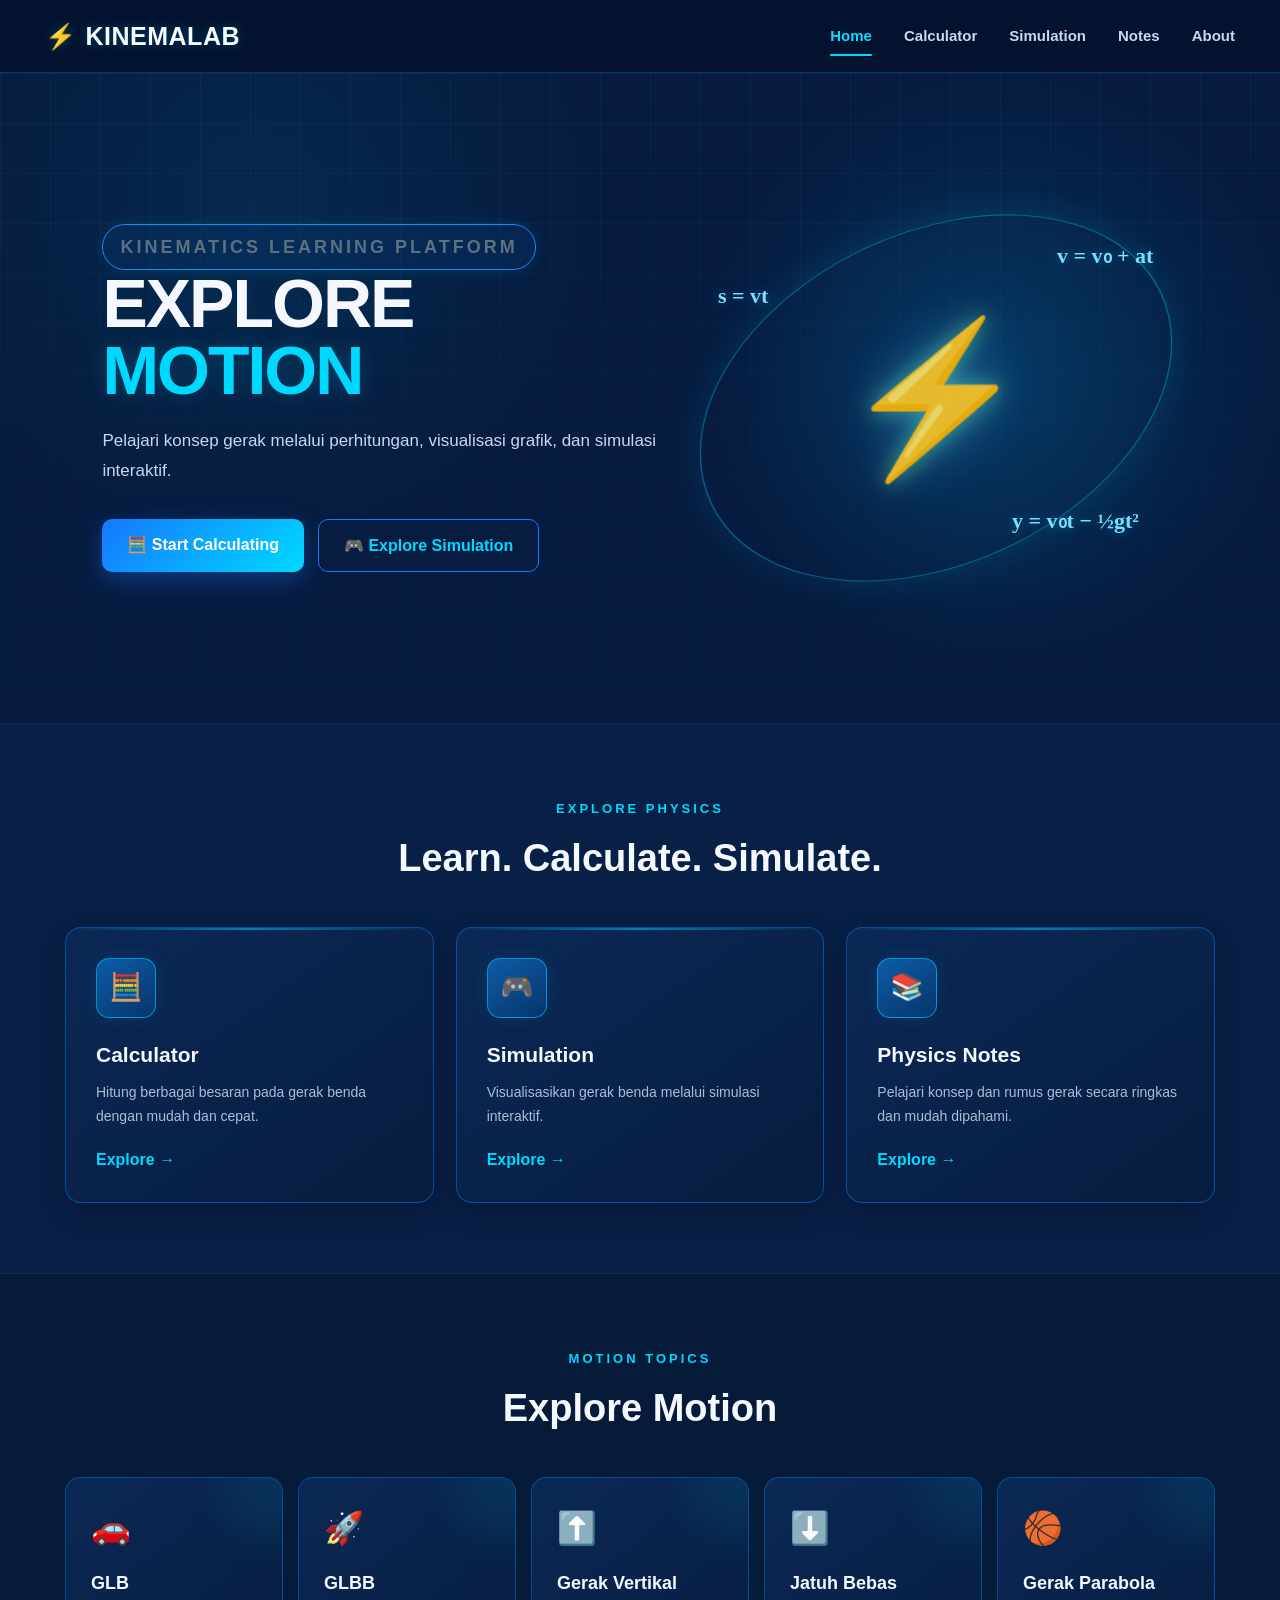
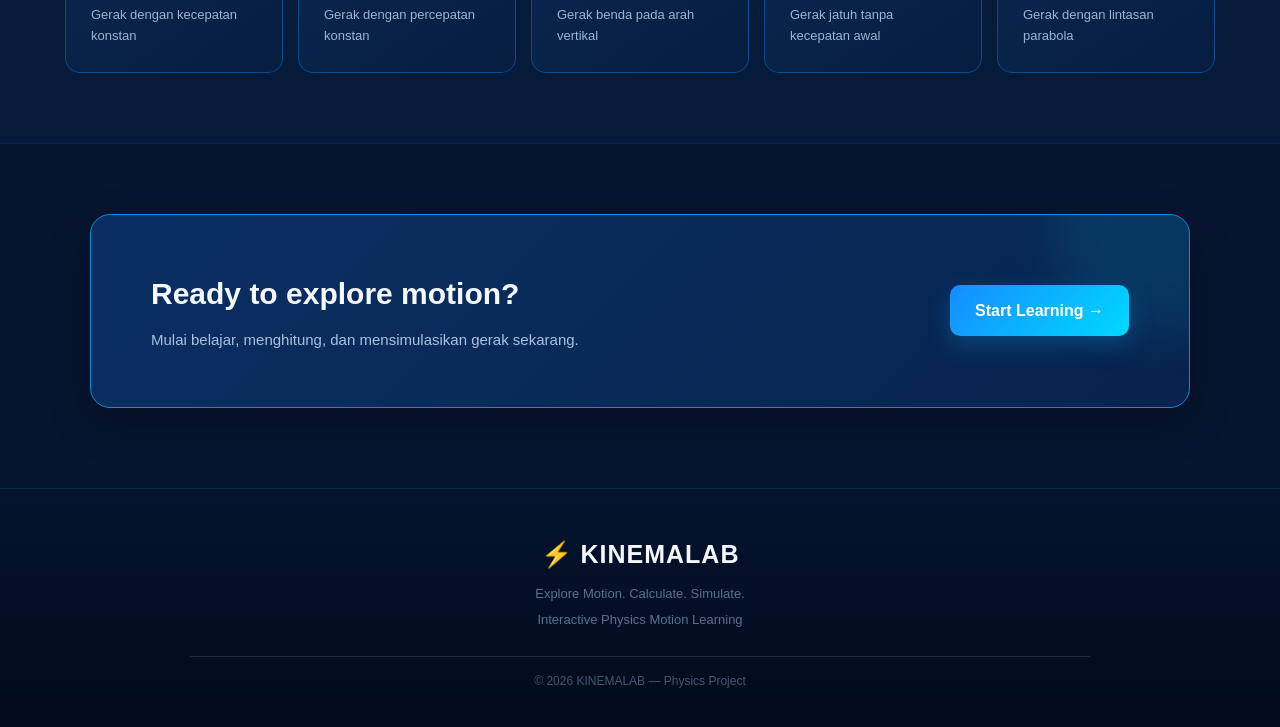
<file: index.html>
<!DOCTYPE html>
<html lang="id">
<head>
    <meta charset="UTF-8">
    <meta name="viewport" content="width=device-width, initial-scale=1.0">

    <title>KINEMALAB - Explore Motion</title>

    <link rel="stylesheet" href="css/style.css">
</head>

<body>

    <!-- ================= NAVBAR ================= -->

    <header class="navbar">

        <div class="logo">
          ⚡ <span>KINEMALAB</span>
        </div>
        
        <nav class="nav-menu">

            <a href="index.html" class="active">Home</a>

            <a href="calculator.html">
                Calculator
            </a>

            <a href="simulation.html">
                Simulation
            </a>

            <a href="notes.html">
                Notes
            </a>

            <a href="about.html">
                About
            </a>

        </nav>

        <button class="menu-toggle" onclick="toggleMenu()">
            ☰
        </button>

    </header>


    <!-- ================= HERO ================= -->

    <main>

        <section class="hero">

            <div class="hero-content">

            <p class="hero-label">
              KINEMATICS LEARNING PLATFORM
            </p>

            <h1>
               EXPLORE
               <span>MOTION</span>
            </h1>

            <p class="hero-description">
               Pelajari konsep gerak melalui perhitungan,
               visualisasi grafik, dan simulasi interaktif.
            </p>
            
                <div class="hero-buttons">

                    <a href="calculator.html"
                       class="btn btn-primary">
                        🧮 Start Calculating
                    </a>

                    <a href="simulation.html"
                       class="btn btn-secondary">
                        🎮 Explore Simulation
                    </a>

                </div>

            </div>


            <div class="hero-visual">

                <div class="atom">
                 ⚡
                 </div>

                 <div class="physics-symbol symbol-1">
                 s = vt
                 </div>

                 <div class="physics-symbol symbol-2">
                  v = v₀ + at
                 </div>

                 <div class="physics-symbol symbol-3">
                 y = v₀t − ½gt²
                </div>
            </div>

        </section>


        <!-- ================= FEATURES ================= -->

        <section class="features">

            <div class="section-title">

                <p>EXPLORE PHYSICS</p>

                <h2>
                    Learn. Calculate. Simulate.
                </h2>

            </div>


            <div class="feature-grid">

                <!-- Calculator -->

                <div class="feature-card">

                    <div class="feature-icon">
                        🧮
                    </div>

                    <h3>
                        Calculator
                    </h3>

                    <p>
                       Hitung berbagai besaran pada
                       gerak benda dengan mudah dan cepat.
                    </p>

                    <a href="calculator.html">
                        Explore →
                    </a>

                </div>


                <!-- Simulation -->

                <div class="feature-card">

                    <div class="feature-icon">
                        🎮
                    </div>

                    <h3>
                        Simulation
                    </h3>

                    <p>
                       Visualisasikan gerak benda
                       melalui simulasi interaktif.
                    </p>

                    <a href="simulation.html">
                        Explore →
                    </a>

                </div>


                <!-- Notes -->

                <div class="feature-card">

                    <div class="feature-icon">
                        📚
                    </div>

                    <h3>
                        Physics Notes
                    </h3>

                    <p>
                       Pelajari konsep dan rumus gerak
                       secara ringkas dan mudah dipahami.
                    </p>

                    <a href="notes.html">
                        Explore →
                    </a>

                </div>

            </div>

        </section>


<!-- ================= MOTION TOPICS ================= -->

<section class="categories">

    <div class="section-title">

        <p>MOTION TOPICS</p>

        <h2>
            Explore Motion
        </h2>

    </div>


    <div class="category-grid">

        <a href="calculator.html"
           class="category-card">

            <span>🚗</span>

            <h3>
                GLB
            </h3>

            <p>
                Gerak dengan kecepatan konstan
            </p>

        </a>


        <a href="calculator.html"
           class="category-card">

            <span>🚀</span>

            <h3>
                GLBB
            </h3>

            <p>
                Gerak dengan percepatan konstan
            </p>

        </a>


        <a href="calculator.html"
           class="category-card">

            <span>⬆️</span>

            <h3>
                Gerak Vertikal
            </h3>

            <p>
                Gerak benda pada arah vertikal
            </p>

        </a>


        <a href="calculator.html"
           class="category-card">

            <span>⬇️</span>

            <h3>
                Jatuh Bebas
            </h3>

            <p>
                Gerak jatuh tanpa kecepatan awal
            </p>

        </a>


        <a href="calculator.html"
           class="category-card">

            <span>🏀</span>

            <h3>
                Gerak Parabola
            </h3>

            <p>
                Gerak dengan lintasan parabola
            </p>

        </a>

    </div>

</section>


        <!-- ================= CALL TO ACTION ================= -->

        <section class="cta">

            <div>

                <h2>
                   Ready to explore motion?
                </h2>

                <p>
                   Mulai belajar, menghitung, dan mensimulasikan
                   gerak sekarang.
                </p>

            </div>

            <a href="calculator.html"
               class="btn btn-primary">

                Start Learning →

            </a>

        </section>

    </main>


    <!-- ================= FOOTER ================= -->

    <footer class="footer">

        <div class="footer-logo">
            ⚡ KINEMALAB
        </div>

        <p>
            Explore Motion. Calculate. Simulate.
        </p>

        <p>
            Interactive Physics Motion Learning
        </p>

        <hr>

        <p>
            © 2026 KINEMALAB — Physics Project
        </p>

    </footer>

    
  <script src="js/main.js"></script>  
</body>
</html>
</file>
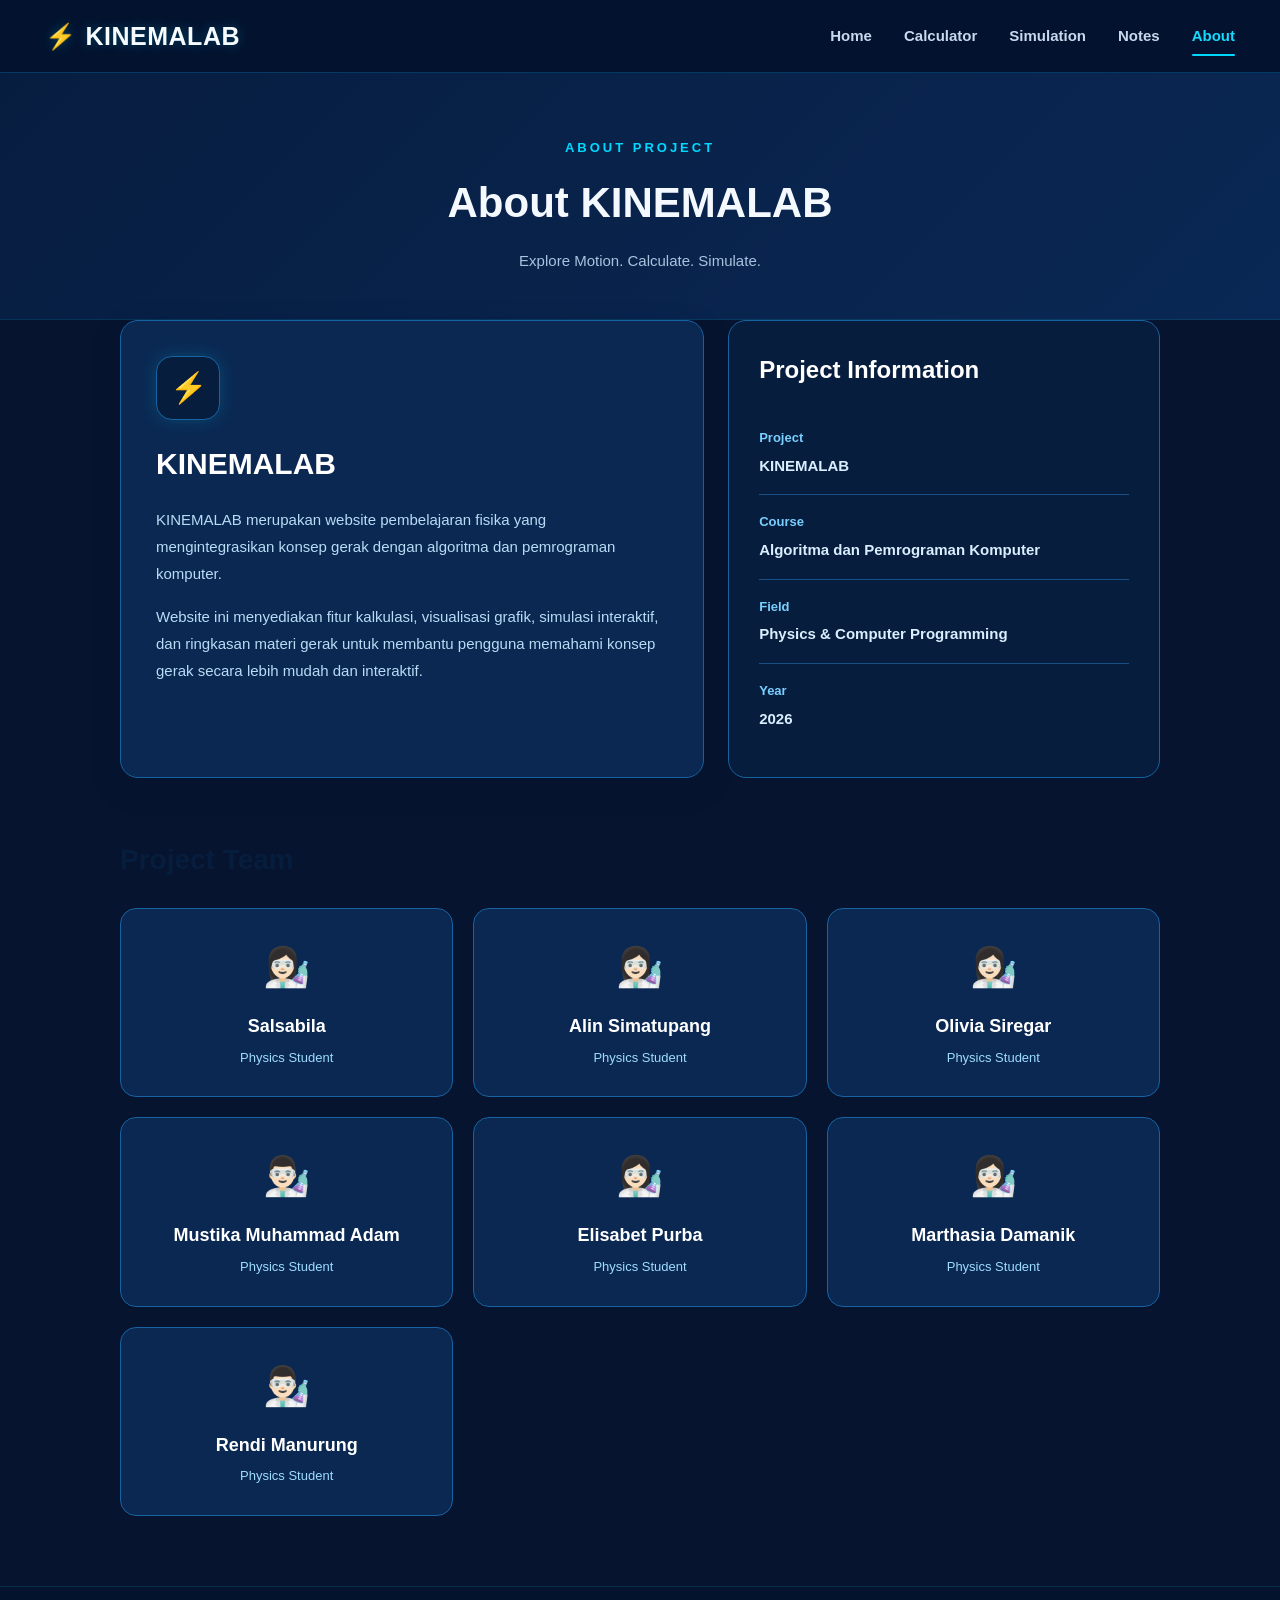
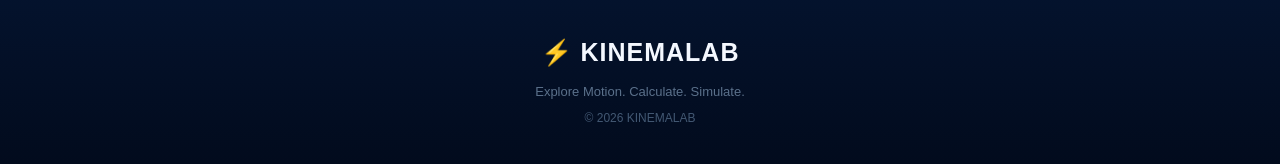
<file: about.html>
<!DOCTYPE html>
<html lang="id">

<head>

    <meta charset="UTF-8">

    <meta name="viewport"
          content="width=device-width, initial-scale=1.0">

<title>
    About KINEMALAB
</title>

    <link rel="stylesheet"
          href="css/style.css">

</head>


<body>


<header class="navbar">

    <div class="logo">
        ⚡ <span>KINEMALAB</span>
    </div>

    <button
        class="menu-toggle"
        onclick="toggleMenu()"
        aria-label="Buka menu">
        ☰
    </button>

    <nav class="nav-menu">

        <a href="index.html">
            Home
        </a>

        <a href="calculator.html">
            Calculator
        </a>

        <a href="simulation.html">
            Simulation
        </a>

        <a href="notes.html">
            Notes
        </a>

        <a href="about.html"
           class="active">
            About
        </a>

    </nav>

</header>



<main class="page-container">


<section class="page-header">

    <p>
        ABOUT PROJECT
    </p>

    <h1>
        About KINEMALAB
    </h1>

    <span>
        Explore Motion. Calculate. Simulate.
    </span>

</section>


<section class="about-section">


    <div class="about-card">

<div class="about-logo">
    ⚡
</div>

<h2>
    KINEMALAB
</h2>

<p>

    KINEMALAB merupakan website pembelajaran
    fisika yang mengintegrasikan konsep gerak
    dengan algoritma dan pemrograman komputer.

</p>

<p>

    Website ini menyediakan fitur kalkulasi,
    visualisasi grafik, simulasi interaktif,
    dan ringkasan materi gerak untuk membantu
    pengguna memahami konsep gerak secara
    lebih mudah dan interaktif.

</p>

    </div>



    <div class="project-info">

        <h2>
            Project Information
        </h2>

        <div class="info-item">

            <span>
                Project
            </span>

            <strong>
              KINEMALAB
            </strong>
        </div>


        <div class="info-item">

            <span>
                Course
            </span>

            <strong>
                Algoritma dan Pemrograman Komputer
            </strong>

        </div>


        <div class="info-item">

            <span>
                Field
            </span>

            <strong>
                Physics & Computer Programming
            </strong>

        </div>


        <div class="info-item">

            <span>
                Year
            </span>

            <strong>
                2026
            </strong>

        </div>

    </div>


</section>



<section class="team-section">

    <h2>
        Project Team
    </h2>

    <div class="team-grid">

        <div class="team-card">
            <div>👩🏻‍🔬</div>
            <h3>Salsabila</h3>
            <p>Physics Student</p>
        </div>

        <div class="team-card">
            <div>👩🏻‍🔬</div>
            <h3>Alin Simatupang</h3>
            <p>Physics Student</p>
        </div>

    <div class="team-card">
            <div>👩🏻‍🔬</div>
            <h3>Olivia Siregar</h3>
            <p>Physics Student</p>
        </div>

    <div class="team-card">
            <div>👨🏻‍🔬</div>
            <h3>Mustika Muhammad Adam</h3>
            <p>Physics Student</p>
        </div>

    <div class="team-card">
            <div>👩🏻‍🔬</div>
            <h3>Elisabet Purba</h3>
            <p>Physics Student</p>
        </div>

        <div class="team-card">
            <div>👩🏻‍🔬</div>
            <h3>Marthasia Damanik</h3>
            <p>Physics Student</p>
        </div>

    <div class="team-card">
            <div>👨🏻‍🔬</div>
            <h3>Rendi Manurung</h3>
            <p>Physics Student</p>
        </div>


    </div>

</section>


</main>



<footer class="footer">

    <div class="footer-logo">
        ⚡ KINEMALAB
    </div>

    <p>
        Explore Motion. Calculate. Simulate.
    </p>

    <p>
        © 2026 KINEMALAB
    </p>

</footer>

<script src="js/main.js"></script>

</body>

</html>
</file>
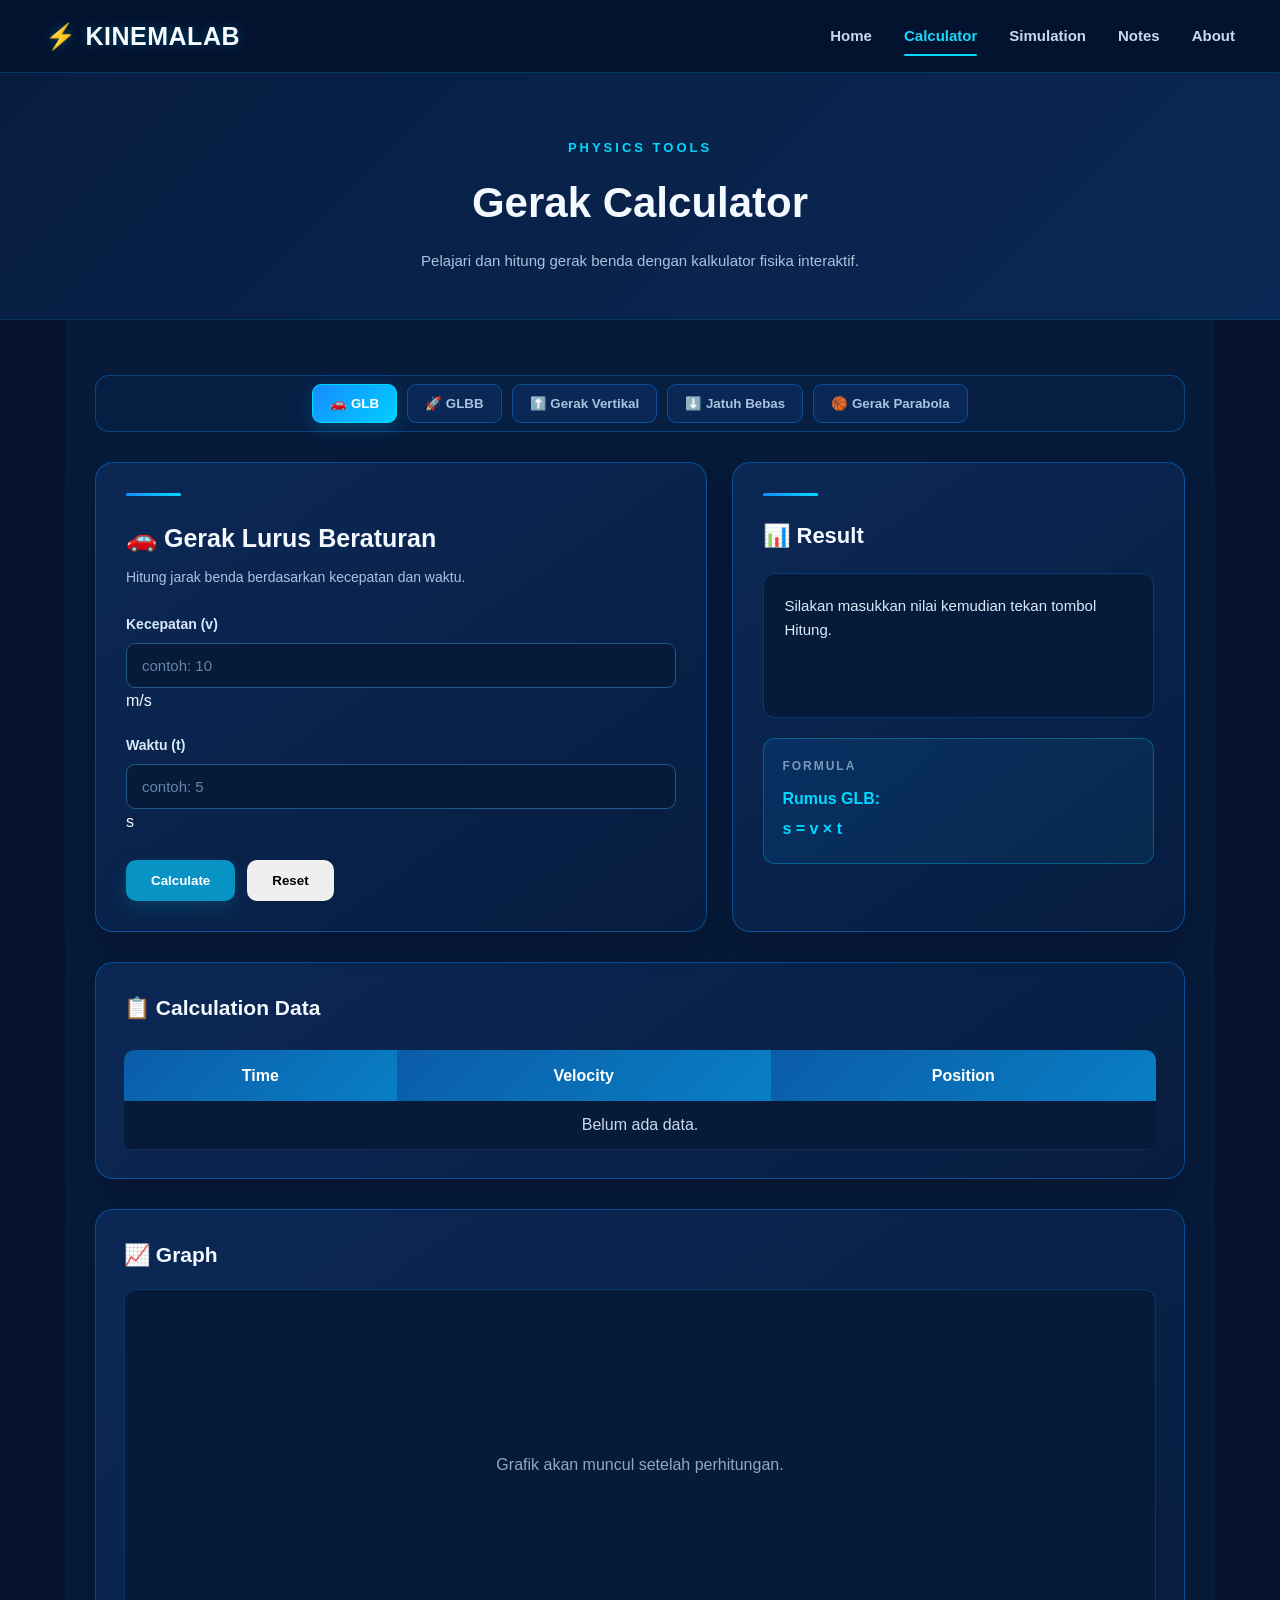
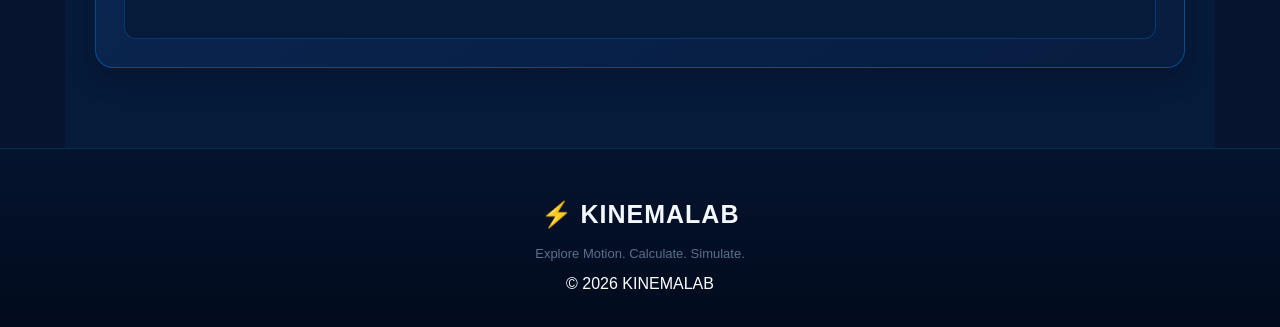
<file: calculator.html>
<!DOCTYPE html>
<html lang="id">

<head>

    <meta charset="UTF-8">

    <meta name="viewport"
          content="width=device-width, initial-scale=1.0">

    <title>KINEMALAB - Motion Calculator</title>
    <link rel="stylesheet"
          href="css/style.css">

</head>

<body>

<header class="navbar">

    <div class="logo">
        ⚡ <span>KINEMALAB</span>
    </div>

    <nav class="nav-menu">

        <a href="index.html">Home</a>

        <a href="calculator.html"
           class="active">
            Calculator
        </a>

        <a href="simulation.html">
            Simulation
        </a>

        <a href="notes.html">
            Notes
        </a>

        <a href="about.html">
            About
        </a>

    </nav>

    <button class="menu-toggle">
        ☰
    </button>

</header>


<main class="page-container">

    <!-- HEADER -->

   <section class="page-header">

    <p>PHYSICS TOOLS</p>

    <h1>Gerak Calculator</h1>

    <span>
        Pelajari dan hitung gerak benda
        dengan kalkulator fisika interaktif.
    </span>

</section>


    <!-- CALCULATOR -->

    <section class="calculator-section">


        <!-- TOPIC BUTTONS -->

        <div class="calculator-topics">

    <button
        class="topic-button active"
        onclick="selectTopic('glb')">
        🚗 GLB
    </button>

    <button
        class="topic-button"
        onclick="selectTopic('glbb')">
        🚀 GLBB
    </button>

    <button
        class="topic-button"
        onclick="selectTopic('vertikal')">
        ⬆️ Gerak Vertikal
    </button>

    <button
        class="topic-button"
        onclick="selectTopic('jatuhbebas')">
        ⬇️ Jatuh Bebas
    </button>

    <button
        class="topic-button"
        onclick="selectTopic('parabola')">
        🏀 Gerak Parabola
    </button>

</div>
        <!-- CALCULATOR AREA -->

        <div class="calculator-layout">


            <!-- INPUT CARD -->

            <div class="calculator-card">

<div id="topicTitle">

    <h2 id="topicName">
        🚗 Gerak Lurus Beraturan
    </h2>

    <p id="topicDescription">
        Hitung jarak benda berdasarkan
        kecepatan dan waktu.
    </p>

</div>

                <!-- INPUT AREA -->

<div id="inputArea">

    <div class="input-group">

        <label>
            Kecepatan (v) m/s
        </label>

        <input
            type="number"
            id="inputV"
            placeholder="Contoh: 10">

    </div>


    <div class="input-group">

        <label>
            Waktu (t) sekon
        </label>

        <input
            type="number"
            id="inputT"
            placeholder="Contoh: 5">

    </div>

</div>

                <!-- BUTTON -->

                <div class="calculator-buttons">

                    <button
                        class="btn btn-primary"
                        onclick="calculate()">

                        Calculate

                    </button>


                    <button
                        class="btn btn-reset"
                        onclick="resetCalculator()">

                        Reset

                    </button>

                </div>

            </div>


            <!-- RESULT CARD -->

            <div class="result-card">

                <h2>
                    📊 Result
                </h2>


                <div
                    id="result"
                    class="result-main">

                    Silakan masukkan nilai
                    kemudian tekan tombol Hitung.

                </div>


                <div class="formula-box">

                    <p>
                        Formula
                    </p>

                    <strong id="formula">

                      s = v × t

                    </strong>

                </div>

            </div>

        </div>


        <!-- TABLE -->

        <div class="data-table-card">

            <h2>
                📋 Calculation Data
            </h2>

            <table>

                <thead>

                    <tr>

                        <th>Time</th>

                        <th>Velocity</th>

                        <th>Position</th>

                    </tr>

                </thead>


                <tbody id="tableBody">

                    <tr>

                        <td colspan="3">
                            Belum ada data.
                        </td>

                    </tr>

                </tbody>

            </table>

        </div>


        <!-- GRAPH -->

        <div class="graph-card">

            <h2>
                📈 Graph
            </h2>

            <div
                id="graphContainer"
                class="graph-placeholder">

                Grafik akan muncul
                setelah perhitungan.

            </div>

        </div>

    </section>

</main>


<footer class="footer">

    <div class="footer-logo">
        ⚡ KINEMALAB
    </div>

    <p>Explore Motion. Calculate. Simulate.</p>

    <span>© 2026 KINEMALAB</span>
</footer>

<script src="js/calculator.js"></script>

</body>

</html>
</file>
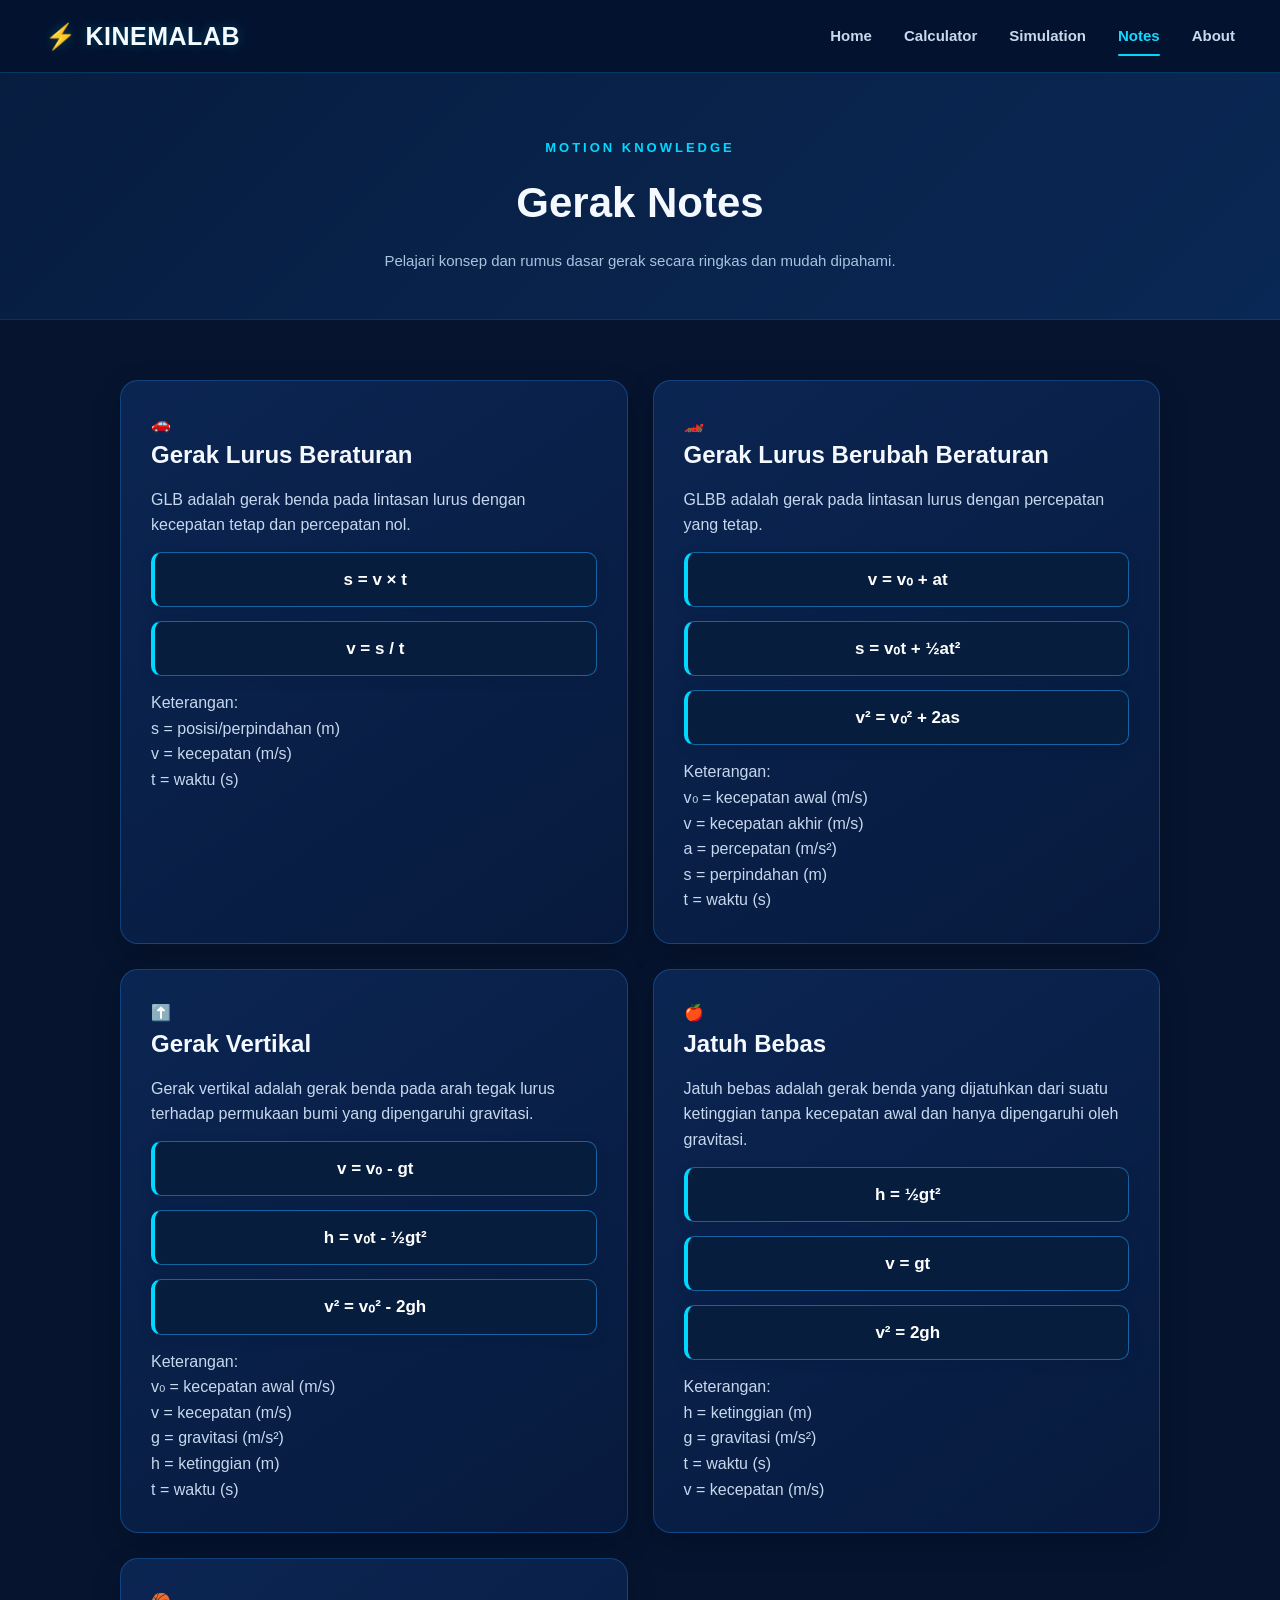
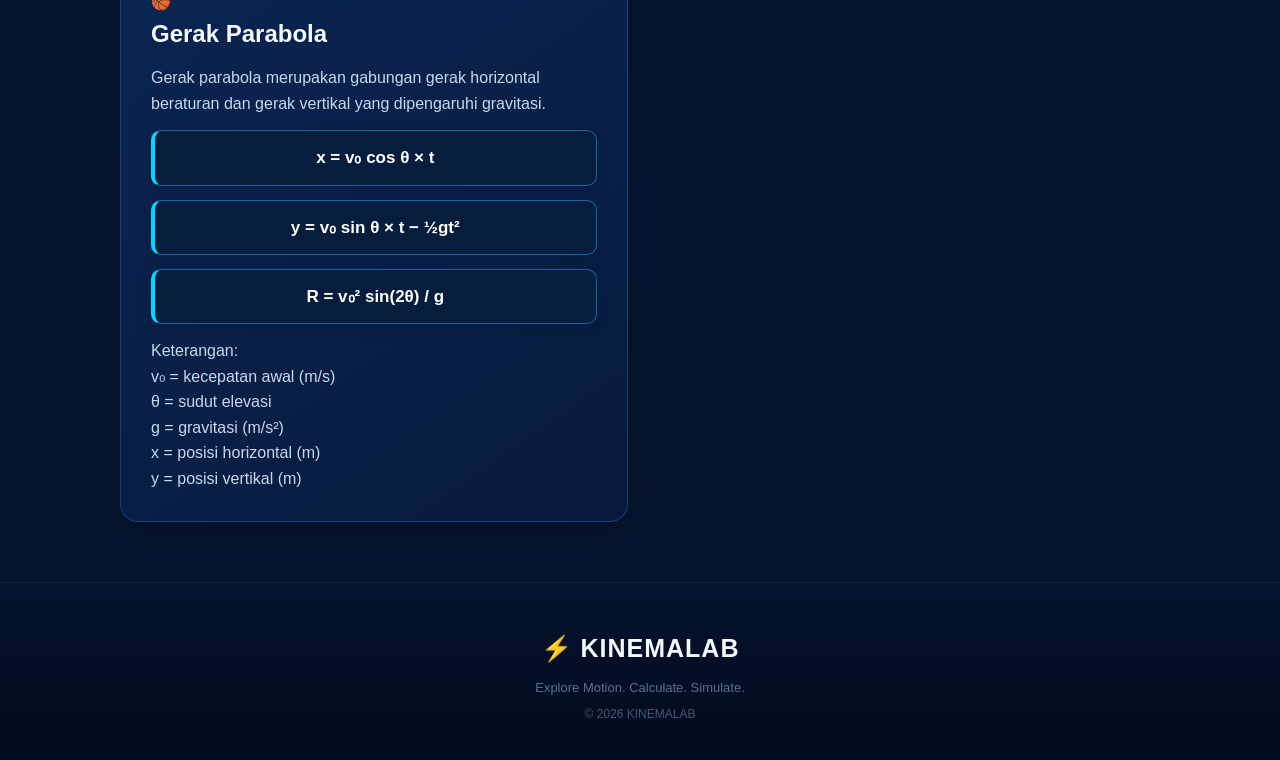
<file: notes.html>
<!DOCTYPE html>
<html lang="id">

<head>

    <meta charset="UTF-8">

    <meta name="viewport"
          content="width=device-width, initial-scale=1.0">

<title>
    KINEMALAB - Motion Notes
</title>

    <link rel="stylesheet"
          href="css/style.css">

</head>


<body>


<header class="navbar">

    <div class="logo">
        ⚡ <span>KINEMALAB</span>
    </div>

    <button
        class="menu-toggle"
        onclick="toggleMenu()"
        aria-label="Buka menu">
        ☰
    </button>

    <nav class="nav-menu">

        <a href="index.html">
            Home
        </a>

        <a href="calculator.html">
            Calculator
        </a>

        <a href="simulation.html">
            Simulation
        </a>

        <a href="notes.html"
           class="active">
            Notes
        </a>

        <a href="about.html">
            About
        </a>

    </nav>

</header>



<main class="page-container">


<section class="page-header">

    <p>
        MOTION KNOWLEDGE
    </p>

    <h1>
        Gerak Notes
    </h1>

    <span>
        Pelajari konsep dan rumus dasar gerak
        secara ringkas dan mudah dipahami.
    </span>

</section>


<section class="notes-grid">


    <!-- GLB -->

    <article class="note-card">

        <div class="note-icon">
            🚗
        </div>

        <h2>
            Gerak Lurus Beraturan
        </h2>

        <p>
            GLB adalah gerak benda pada lintasan
            lurus dengan kecepatan tetap dan
            percepatan nol.
        </p>

        <div class="formula">
            s = v × t
        </div>

        <div class="formula">
            v = s / t
        </div>

        <p>
            Keterangan:
            <br>
            s = posisi/perpindahan (m)
            <br>
            v = kecepatan (m/s)
            <br>
            t = waktu (s)
        </p>

    </article>



    <!-- GLBB -->

    <article class="note-card">

        <div class="note-icon">
            🏎️
        </div>

        <h2>
            Gerak Lurus Berubah Beraturan
        </h2>

        <p>
            GLBB adalah gerak pada lintasan lurus
            dengan percepatan yang tetap.
        </p>

        <div class="formula">
            v = v₀ + at
        </div>

        <div class="formula">
            s = v₀t + ½at²
        </div>

        <div class="formula">
            v² = v₀² + 2as
        </div>

        <p>
            Keterangan:
            <br>
            v₀ = kecepatan awal (m/s)
            <br>
            v = kecepatan akhir (m/s)
            <br>
            a = percepatan (m/s²)
            <br>
            s = perpindahan (m)
            <br>
            t = waktu (s)
        </p>

    </article>



    <!-- GERAK VERTIKAL -->

    <article class="note-card">

        <div class="note-icon">
            ⬆️
        </div>

        <h2>
            Gerak Vertikal
        </h2>

        <p>
            Gerak vertikal adalah gerak benda
            pada arah tegak lurus terhadap permukaan
            bumi yang dipengaruhi gravitasi.
        </p>

        <div class="formula">
            v = v₀ - gt
        </div>

        <div class="formula">
            h = v₀t - ½gt²
        </div>

        <div class="formula">
            v² = v₀² - 2gh
        </div>

        <p>
            Keterangan:
            <br>
            v₀ = kecepatan awal (m/s)
            <br>
            v = kecepatan (m/s)
            <br>
            g = gravitasi (m/s²)
            <br>
            h = ketinggian (m)
            <br>
            t = waktu (s)
        </p>

    </article>



    <!-- JATUH BEBAS -->

    <article class="note-card">

        <div class="note-icon">
            🍎
        </div>

        <h2>
            Jatuh Bebas
        </h2>

        <p>
            Jatuh bebas adalah gerak benda yang
            dijatuhkan dari suatu ketinggian tanpa
            kecepatan awal dan hanya dipengaruhi
            oleh gravitasi.
        </p>

        <div class="formula">
            h = ½gt²
        </div>

        <div class="formula">
            v = gt
        </div>

        <div class="formula">
            v² = 2gh
        </div>

        <p>
            Keterangan:
            <br>
            h = ketinggian (m)
            <br>
            g = gravitasi (m/s²)
            <br>
            t = waktu (s)
            <br>
            v = kecepatan (m/s)
        </p>

    </article>



    <!-- GERAK PARABOLA -->

    <article class="note-card">

        <div class="note-icon">
            🏀
        </div>

        <h2>
            Gerak Parabola
        </h2>

        <p>
            Gerak parabola merupakan gabungan gerak
            horizontal beraturan dan gerak vertikal
            yang dipengaruhi gravitasi.
        </p>

        <div class="formula">
            x = v₀ cos θ × t
        </div>

        <div class="formula">
            y = v₀ sin θ × t − ½gt²
        </div>

        <div class="formula">
            R = v₀² sin(2θ) / g
        </div>

        <p>
            Keterangan:
            <br>
            v₀ = kecepatan awal (m/s)
            <br>
            θ = sudut elevasi
            <br>
            g = gravitasi (m/s²)
            <br>
            x = posisi horizontal (m)
            <br>
            y = posisi vertikal (m)
        </p>

    </article>


</section>


</main>



<footer class="footer">

    <div class="footer-logo">
        ⚡ KINEMALAB
    </div>

    <p>
        Explore Motion. Calculate. Simulate.
    </p>

    <p>
        © 2026 KINEMALAB
    </p>

</footer>

<script src="js/main.js"></script>

</body>

</html>
</file>
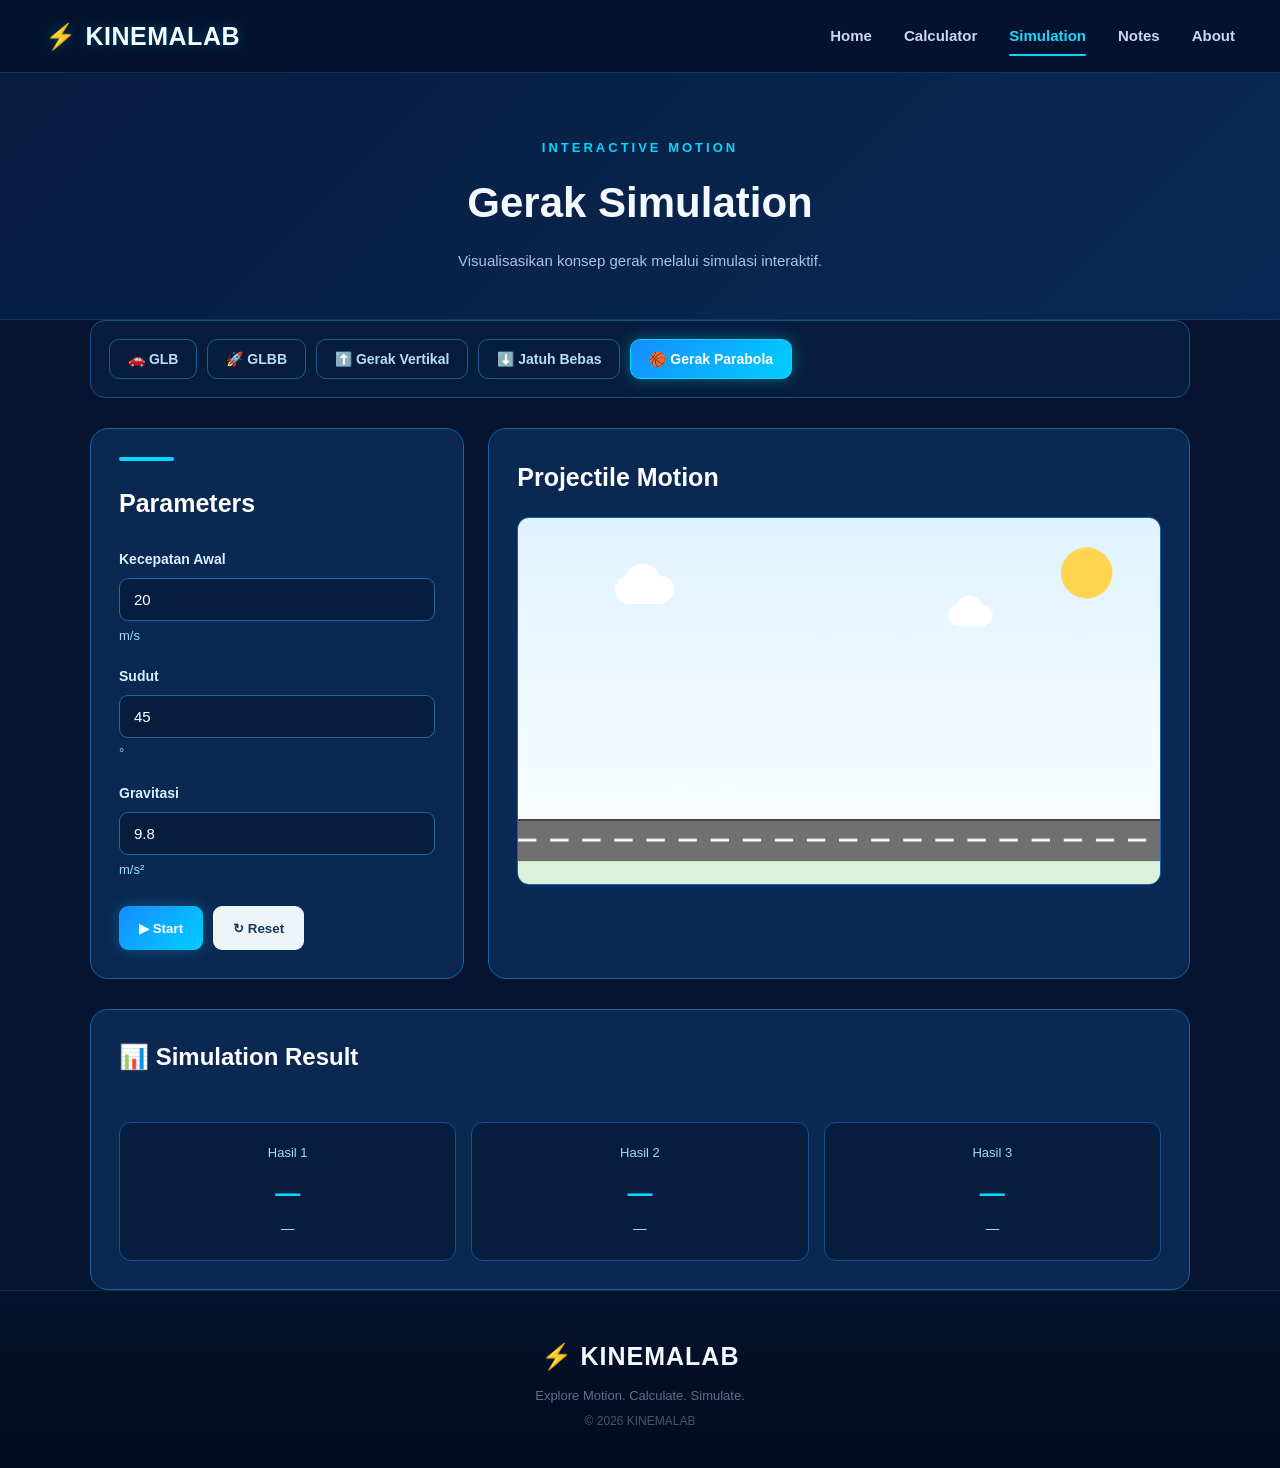
<file: simulation.html>
<!DOCTYPE html>
<html lang="id">

<head>

    <meta charset="UTF-8">

    <meta name="viewport"
          content="width=device-width, initial-scale=1.0">

    <title>
        Physics Simulation - PHYSIM
    </title>

    <link rel="stylesheet"
          href="css/style.css">

</head>


<body>


<header class="navbar">

    <div class="logo">
        ⚡ <span>KINEMALAB</span>
    </div>

    <button
        class="menu-toggle"
        onclick="toggleMenu()"
        aria-label="Buka menu">
        ☰
    </button>

    <nav class="nav-menu">

        <a href="index.html">
            Home
        </a>

        <a href="calculator.html">
            Calculator
        </a>

        <a href="simulation.html"
           class="active">
            Simulation
        </a>

        <a href="notes.html">
            Notes
        </a>

        <a href="about.html">
            About
        </a>

    </nav>

</header>



<main class="page-container">


<section class="page-header">

    <p>
        INTERACTIVE MOTION
    </p>

    <h1>
        Gerak Simulation
    </h1>

    <span>
        Visualisasikan konsep gerak
        melalui simulasi interaktif.
    </span>

</section>


<!-- SIMULATION SELECTOR -->

<section class="simulation-topics">

    <button
        class="simulation-tab"
        onclick="selectSimulation('glb', this)">
        🚗 GLB
    </button>

    <button
        class="simulation-tab"
        onclick="selectSimulation('glbb', this)">
        🚀 GLBB
    </button>

    <button
        class="simulation-tab"
        onclick="selectSimulation('vertikal', this)">
        ⬆️ Gerak Vertikal
    </button>

    <button
        class="simulation-tab"
        onclick="selectSimulation('jatuhbebas', this)">
        ⬇️ Jatuh Bebas
    </button>

    <button
        class="simulation-tab active"
        onclick="selectSimulation('parabola', this)">
        🏀 Gerak Parabola
    </button>

</section>

<!-- SIMULATION AREA -->

<section class="simulation-layout">


    <!-- PARAMETERS -->

    <div class="simulation-controls">

        <h2>
            Parameters
        </h2>


        <label>
            Kecepatan Awal
        </label>

        <div class="input-group">

            <input
                type="number"
                id="initialVelocity"
                value="20">

            <span>
                m/s
            </span>

        </div>


        <label>
            Sudut
        </label>

        <div class="input-group">

            <input
                type="number"
                id="angle"
                value="45">

            <span>
                °
            </span>

        </div>


        <label>
            Gravitasi
        </label>

        <div class="input-group">

            <input
                type="number"
                id="gravity"
                value="9.8">

            <span>
                m/s²
            </span>

        </div>


        <div class="simulation-buttons">

            <button
                class="btn btn-primary"
                id="startSimulation">

                ▶ Start

            </button>


            <button
                class="btn btn-reset"
                id="resetSimulation">

                ↻ Reset

            </button>

        </div>

    </div>



    <!-- CANVAS -->

    <div class="simulation-display">

        <h2>
            Projectile Motion
        </h2>


        <canvas
            id="simulationCanvas"
            width="700"
            height="400">

        </canvas>


    </div>

</section>



<!-- SIMULATION RESULT -->

<section class="simulation-result">

    <h2>📊 Simulation Result</h2>

    <div class="result-grid">

        <div class="result-box">

            <span id="resultLabel1">
                Hasil 1
            </span>

            <strong id="resultValue1">
                —
            </strong>

            <small id="resultUnit1">
                —
            </small>

        </div>


        <div class="result-box">

            <span id="resultLabel2">
                Hasil 2
            </span>

            <strong id="resultValue2">
                —
            </strong>

            <small id="resultUnit2">
                —
            </small>

        </div>


        <div class="result-box">

            <span id="resultLabel3">
                Hasil 3
            </span>

            <strong id="resultValue3">
                —
            </strong>

            <small id="resultUnit3">
                —
            </small>

        </div>

    </div>

</section>


</main>



<footer class="footer">

    <div class="footer-logo">
        ⚡ KINEMALAB
    </div>

    <p>
        Explore Motion. Calculate. Simulate.
    </p>

    <p>
        © 2026 KINEMALAB
    </p>

</footer>


<script src="js/main.js"></script>
<script src="js/simulation.js"></script>

</body>

</html>
</file>
<file: css/style.css>
/* =====================================================
   PHYSIM
   Physics Simulation, Calculation & Learning
   Main Style
   ===================================================== */

/* =========================
   RESET
   ========================= */

* {
    margin: 0;
    padding: 0;
    box-sizing: border-box;
}

html {
    scroll-behavior: smooth;
}

body {
    font-family: Arial, Helvetica, sans-serif;
    background: #f5fbff;
    color: #17324d;
    line-height: 1.6;
}


/* =========================
   NAVBAR
   ========================= */

.navbar {
    width: 100%;
    background: rgba(255, 255, 255, 0.96);
    border-bottom: 1px solid #dceef7;

    position: sticky;
    top: 0;
    z-index: 1000;
}

.nav-container {
    max-width: 1200px;
    margin: auto;

    padding: 16px 30px;

    display: flex;
    align-items: center;
    justify-content: space-between;
}


/* LOGO */

.logo {
    color: #087ea4;
    text-decoration: none;

    font-size: 25px;
    font-weight: 700;
}

.logo:hover {
    color: #056b8c;
}


/* NAVIGATION */

.nav-menu {
    display: flex;
    align-items: center;
    gap: 28px;

    list-style: none;
}

.nav-menu a {
    color: #31485c;
    text-decoration: none;

    font-size: 15px;
    font-weight: 600;

    transition: 0.3s;
}

.nav-menu a:hover {
    color: #0794c5;
}


/* MOBILE MENU BUTTON */

.menu-toggle {
    display: none;

    border: none;
    background: #e4f7ff;

    color: #087ea4;

    font-size: 22px;

    padding: 7px 12px;
    border-radius: 8px;

    cursor: pointer;
}


/* =========================
   HERO
   ========================= */

.hero {
    min-height: 650px;

    display: flex;
    align-items: center;
    justify-content: center;

    text-align: center;

    padding: 80px 20px;

    background:
        radial-gradient(
            circle at top right,
            #c9f0ff,
            transparent 35%
        ),
        linear-gradient(
            135deg,
            #eaf9ff,
            #f8fcff
        );

    overflow: hidden;
}

.hero-content {
    max-width: 850px;
}


/* SUBTITLE */

.hero-subtitle {
    color: #0794c5;

    font-size: 15px;
    font-weight: bold;

    letter-spacing: 2px;

    margin-bottom: 18px;
}


/* MAIN TITLE */

.hero h1 {
    color: #12304a;

    font-size: 60px;
    font-weight: 800;

    line-height: 1.1;

    margin-bottom: 25px;
}


/* DESCRIPTION */

.hero p {
    max-width: 720px;
    margin: auto;

    color: #5b7183;

    font-size: 18px;
}


/* =========================
   BUTTONS
   ========================= */

.button-group {
    display: flex;
    justify-content: center;
    align-items: center;

    gap: 15px;

    margin-top: 35px;

    flex-wrap: wrap;
}

.btn {
    display: inline-block;

    padding: 13px 25px;

    border-radius: 10px;

    text-decoration: none;

    font-weight: 700;

    transition: 0.3s;
}


/* PRIMARY BUTTON */

.btn-primary {
    background: #0794c5;
    color: white;

    box-shadow:
        0 8px 20px rgba(7, 148, 197, 0.20);
}

.btn-primary:hover {
    background: #067da8;

    transform: translateY(-3px);

    box-shadow:
        0 12px 25px rgba(7, 148, 197, 0.25);
}


/* SECONDARY BUTTON */

.btn-secondary {
    background: white;

    color: #087ea4;

    border: 2px solid #0794c5;
}

.btn-secondary:hover {
    background: #e8f8ff;

    transform: translateY(-3px);
}


/* =========================
   FORMULA DISPLAY
   ========================= */

.formulas {
    margin-top: 45px;

    display: flex;
    justify-content: center;

    gap: 15px;

    flex-wrap: wrap;
}

.formula {
    background: rgba(255, 255, 255, 0.9);

    padding: 12px 20px;

    border-radius: 10px;

    color: #24506b;

    font-weight: 700;

    border: 1px solid #dceef7;

    box-shadow:
        0 5px 20px rgba(50, 100, 130, 0.07);
}


/* =========================
   GENERAL SECTION
   ========================= */

.section {
    max-width: 1200px;

    margin: auto;

    padding: 85px 30px;
}

.section-title {
    text-align: center;

    margin-bottom: 45px;
}

.section-title h2 {
    color: #12304a;

    font-size: 36px;

    margin-bottom: 10px;
}

.section-title p {
    color: #657789;

    font-size: 16px;
}


/* =========================
   FEATURE CARDS
   ========================= */

.card-grid {
    display: grid;

    grid-template-columns:
        repeat(3, 1fr);

    gap: 25px;
}

.card {
    background: white;

    padding: 30px;

    border-radius: 18px;

    border: 1px solid #e0eef7;

    box-shadow:
        0 10px 30px
        rgba(40, 100, 130, 0.08);

    transition: all 0.3s ease;
}

.card:hover {
    transform: translateY(-8px);

    box-shadow:
        0 18px 40px
        rgba(40, 100, 130, 0.14);
}

.card-icon {
    font-size: 40px;

    margin-bottom: 15px;
}

.card h3 {
    color: #12304a;

    font-size: 21px;

    margin-bottom: 10px;
}

.card p {
    color: #68798a;

    margin-bottom: 18px;
}


/* CARD LINK */

.card a {
    color: #0785b2;

    text-decoration: none;

    font-weight: bold;
}

.card a:hover {
    color: #056b8c;
}


/* =========================
   TOPIC SECTION
   ========================= */

.topic-grid {
    display: grid;

    grid-template-columns:
        repeat(3, 1fr);

    gap: 20px;
}

.topic-card {
    background: white;

    padding: 25px;

    border-radius: 15px;

    border-left: 5px solid #0794c5;

    border-top: 1px solid #e2eff6;
    border-right: 1px solid #e2eff6;
    border-bottom: 1px solid #e2eff6;

    box-shadow:
        0 7px 20px
        rgba(40, 100, 130, 0.07);

    transition: 0.3s;
}

.topic-card:hover {
    transform: translateY(-5px);

    border-left-color: #056b8c;
}

.topic-card h3 {
    color: #087ea4;

    margin-bottom: 8px;
}

.topic-card p {
    color: #6c7d8c;

    font-size: 14px;
}


/* =========================
   CALL TO ACTION
   ========================= */

.cta {
    max-width: 1000px;

    margin: 30px auto 80px;

    padding: 60px 30px;

    text-align: center;

    border-radius: 25px;

    background:
        linear-gradient(
            135deg,
            #dff6ff,
            #edfaff
        );

    border: 1px solid #cdebf7;
}

.cta h2 {
    color: #12304a;

    font-size: 32px;

    margin-bottom: 12px;
}

.cta p {
    color: #5d7182;

    margin-bottom: 25px;
}


/* =========================
   FOOTER
   ========================= */

footer {
    background: #12304a;

    color: white;

    text-align: center;

    padding: 35px 20px;
}

footer h3 {
    margin-bottom: 8px;
}

footer p {
    opacity: 0.75;

    font-size: 14px;
}


/* =========================
   PAGE HEADER
   Digunakan untuk Calculator,
   Simulation, Notes, About
   ========================= */

.page-header {
    text-align: center;

    padding: 70px 20px;

    background:
        linear-gradient(
            135deg,
            #e5f7ff,
            #f7fcff
        );
}

.page-header h1 {
    color: #12304a;

    font-size: 42px;

    margin-bottom: 12px;
}

.page-header p {
    color: #637789;

    max-width: 700px;

    margin: auto;
}


/* =========================
   CALCULATOR
   ========================= */

.calculator-container {
    max-width: 1100px;

    margin: auto;

    padding: 60px 30px;
}

.calculator-box {
    background: white;

    border-radius: 20px;

    padding: 30px;

    border: 1px solid #dceef7;

    box-shadow:
        0 10px 30px
        rgba(40, 100, 130, 0.08);
}


/* TOPIC BUTTONS */

.topic-buttons {
    display: flex;

    gap: 10px;

    flex-wrap: wrap;

    margin-bottom: 30px;
}

.topic-buttons button {
    padding: 10px 18px;

    border: 1px solid #bfe4f2;

    border-radius: 8px;

    background: #effaff;

    color: #087ea4;

    font-weight: bold;

    cursor: pointer;

    transition: 0.3s;
}

.topic-buttons button:hover {
    background: #0794c5;

    color: white;
}


/* INPUT */

.input-group {
    margin-bottom: 20px;
}

.input-group label {
    display: block;

    color: #34495e;

    font-weight: bold;

    margin-bottom: 7px;
}

.input-group input,
.input-group select {
    width: 100%;

    padding: 12px 14px;

    border: 1px solid #cfe4ee;

    border-radius: 9px;

    outline: none;

    font-size: 15px;
}

.input-group input:focus,
.input-group select:focus {
    border-color: #0794c5;

    box-shadow:
        0 0 0 3px rgba(7, 148, 197, 0.10);
}


/* RESULT */

.result-box {
    margin-top: 25px;

    background: #effaff;

    border: 1px solid #ccebf7;

    border-radius: 15px;

    padding: 25px;
}

.result-box h3 {
    color: #087ea4;

    margin-bottom: 10px;
}


/* =========================
   SIMULATION
   ========================= */

.simulation-container {
    max-width: 1200px;

    margin: auto;

    padding: 60px 30px;
}

.simulation-box {
    background: white;

    border-radius: 20px;

    padding: 30px;

    border: 1px solid #dceef7;

    box-shadow:
        0 10px 30px
        rgba(40, 100, 130, 0.08);
}

.simulation-tabs {
    display: flex;

    gap: 10px;

    margin-bottom: 30px;

    flex-wrap: wrap;
}

.simulation-tabs button {
    padding: 11px 20px;

    background: #effaff;

    border: 1px solid #bfe4f2;

    color: #087ea4;

    border-radius: 8px;

    font-weight: bold;

    cursor: pointer;
}


/* CANVAS */

#simulationCanvas {
    width: 100%;

    max-width: 900px;

    display: block;

    margin: 30px auto;

    background: #f4fbff;

    border: 1px solid #cfeaf5;

    border-radius: 15px;
}


/* =========================
   TABLE
   ========================= */

table {
    width: 100%;

    border-collapse: collapse;

    margin-top: 25px;

    background: white;
}

th {
    background: #0794c5;

    color: white;

    padding: 12px;
}

td {
    padding: 11px;

    border-bottom: 1px solid #e4eef3;

    text-align: center;
}

tr:hover {
    background: #f1fbff;
}


/* =========================
   NOTES
   ========================= */

.notes-grid {
    max-width: 1100px;

    margin: auto;

    padding: 60px 30px;

    display: grid;

    grid-template-columns:
        repeat(2, 1fr);

    gap: 25px;
}

.note-card {
    background: white;

    padding: 30px;

    border-radius: 18px;

    border: 1px solid #dceef7;

    box-shadow:
        0 8px 25px
        rgba(40, 100, 130, 0.07);
}

.note-card h2 {
    color: #087ea4;

    margin-bottom: 12px;
}

.note-card p {
    color: #627586;
}

.note-formula {
    margin-top: 15px;

    padding: 15px;

    border-radius: 10px;

    background: #effaff;

    color: #087ea4;

    font-weight: bold;

    text-align: center;
}


/* =========================
   ABOUT
   ========================= */

.about-container {
    max-width: 900px;

    margin: auto;

    padding: 70px 30px;
}

.about-box {
    background: white;

    padding: 40px;

    border-radius: 20px;

    border: 1px solid #dceef7;

    box-shadow:
        0 10px 30px
        rgba(40, 100, 130, 0.08);
}

.about-box h2 {
    color: #087ea4;

    margin-bottom: 15px;
}

.about-box p {
    color: #617384;

    margin-bottom: 18px;
}


/* =========================
   RESPONSIVE
   ========================= */

@media (max-width: 900px) {

    .hero h1 {
        font-size: 48px;
    }

    .card-grid {
        grid-template-columns: 1fr 1fr;
    }

    .topic-grid {
        grid-template-columns: 1fr 1fr;
    }
}


@media (max-width: 768px) {

    .nav-container {
        padding: 15px 20px;
    }

    .nav-menu {
        display: none;

        position: absolute;

        top: 65px;
        left: 0;

        width: 100%;

        background: white;

        flex-direction: column;

        align-items: flex-start;

        gap: 15px;

        padding: 20px 25px;

        box-shadow:
            0 10px 20px
            rgba(0, 0, 0, 0.08);
    }

    .nav-menu.active {
        display: flex;
    }

    .menu-toggle {
        display: block;
    }

    .hero {
        min-height: 550px;

        padding: 60px 20px;
    }

    .hero h1 {
        font-size: 40px;
    }

    .hero p {
        font-size: 16px;
    }

    .section {
        padding: 60px 20px;
    }

    .section-title h2 {
        font-size: 30px;
    }

    .card-grid {
        grid-template-columns: 1fr;
    }

    .topic-grid {
        grid-template-columns: 1fr;
    }

    .notes-grid {
        grid-template-columns: 1fr;

        padding: 50px 20px;
    }

    .page-header h1 {
        font-size: 34px;
    }

    .calculator-container,
    .simulation-container {
        padding: 40px 20px;
    }
}


@media (max-width: 480px) {

    .hero h1 {
        font-size: 34px;
    }

    .hero-subtitle {
        font-size: 13px;
    }

    .btn {
        width: 100%;

        text-align: center;
    }

    .formulas {
        flex-direction: column;

        align-items: stretch;
    }

    .formula {
        text-align: center;
    }
}
/* ========================================
   CALCULATION TABLE
======================================== */

.data-table-card {
    margin-top: 30px;
    padding: 25px;
    background: white;
    border-radius: 15px;
    box-shadow: 0 5px 20px rgba(0, 0, 0, 0.08);
}

.data-table-card h2 {
    margin-bottom: 20px;
    color: #12395b;
}

.data-table-card table {
    width: 100%;
    border-collapse: collapse;
}

.data-table-card th {
    background: #12395b;
    color: white;
    padding: 12px;
    text-align: center;
}

.data-table-card td {
    padding: 10px;
    text-align: center;
    border-bottom: 1px solid #ddd;
}

.data-table-card tr:nth-child(even) {
    background: #f4f9fc;
}

.data-table-card tr:hover {
    background: #e5f3ff;
}
/* ========================================
   PHYSICS GRAPH
======================================== */

.graph-card {
    margin-top: 30px;
    padding: 25px;
    background: white;
    border-radius: 15px;
    box-shadow: 0 5px 20px rgba(0, 0, 0, 0.08);
}

.graph-card h2 {
    color: #12395b;
    margin-bottom: 20px;
}

.graph-placeholder {
    width: 100%;
    min-height: 350px;
    display: flex;
    justify-content: center;
    align-items: center;
}

#physicsGraph {
    width: 100%;
    max-width: 900px;
    border-radius: 10px;
}


/* =====================================================
   KINEMALAB
   Explore Motion. Calculate. Simulate.
   Dark Navy / Electric Blue Theme
   ===================================================== */


/* =========================
   COLOR SYSTEM
   ========================= */

:root {
    --navy-dark: #06142f;
    --navy: #081d42;
    --navy-secondary: #0b2552;

    --electric-blue: #1677ff;
    --blue: #2494ff;
    --cyan: #00d9ff;
    --light-blue: #8fd3ff;

    --text-primary: #f4f8ff;
    --text-secondary: #c7d8ee;
    --text-muted: #8fa8c7;

    --border-blue: rgba(36, 148, 255, 0.35);

    --glow-blue:
        0 0 20px rgba(22, 119, 255, 0.25);

    --glow-cyan:
        0 0 25px rgba(0, 217, 255, 0.25);
}


/* =========================
   GLOBAL
   ========================= */

body {
    background: var(--navy-dark);
    color: var(--text-primary);
}


/* =========================
   NAVBAR
   ========================= */

.navbar {
    background: rgba(6, 20, 47, 0.94);
    border-bottom: 1px solid rgba(36, 148, 255, 0.3);

    backdrop-filter: blur(12px);
    -webkit-backdrop-filter: blur(12px);
}

.logo {
    color: var(--text-primary);
    font-size: 25px;
    font-weight: 800;
    letter-spacing: 0.5px;

    text-shadow:
        0 0 12px rgba(0, 217, 255, 0.25);
}

.logo:hover {
    color: var(--cyan);
}

.nav-menu a {
    color: var(--text-secondary);
}

.nav-menu a:hover,
.nav-menu a.active {
    color: var(--cyan);
}


/* MOBILE MENU */

.menu-toggle {
    background: var(--navy-secondary);
    color: var(--cyan);

    border: 1px solid var(--border-blue);

    box-shadow: var(--glow-blue);
}

@media (max-width: 768px) {

    .nav-menu {
        background: var(--navy);
        border-top: 1px solid var(--border-blue);

        box-shadow:
            0 15px 30px rgba(0, 0, 0, 0.35);
    }

    .nav-menu a {
        color: var(--text-secondary);
    }

    .nav-menu a:hover,
    .nav-menu a.active {
        color: var(--cyan);
    }
}


/* =========================
   HERO
   ========================= */

.hero {
    position: relative;

    min-height: 650px;

    display: flex;
    align-items: center;
    justify-content: space-between;

    text-align: left;

    padding: 80px 8%;

    background:
        radial-gradient(
            circle at 80% 30%,
            rgba(0, 217, 255, 0.14),
            transparent 28%
        ),
        radial-gradient(
            circle at 20% 50%,
            rgba(22, 119, 255, 0.12),
            transparent 35%
        ),
        linear-gradient(
            135deg,
            #06142f,
            #081d42 55%,
            #061735
        );
}


/* subtle grid */

.hero::before {
    content: "";

    position: absolute;
    inset: 0;

    background-image:
        linear-gradient(
            rgba(36, 148, 255, 0.05) 1px,
            transparent 1px
        ),
        linear-gradient(
            90deg,
            rgba(36, 148, 255, 0.05) 1px,
            transparent 1px
        );

    background-size: 50px 50px;

    pointer-events: none;
}


/* HERO CONTENT */

.hero-content {
    position: relative;
    z-index: 2;

    max-width: 600px;
}


/* HERO LABEL */

.hero-label {
    display: inline-block;

    color: var(--cyan);

    font-size: 13px;
    font-weight: 800;

    letter-spacing: 3px;

    margin-bottom: 18px;

    padding: 7px 15px;

    border: 1px solid var(--electric-blue);

    border-radius: 30px;

    background:
        rgba(22, 119, 255, 0.08);

    box-shadow:
        0 0 15px rgba(0, 217, 255, 0.12);
}


/* HERO TITLE */

.hero h1 {
    color: var(--text-primary);

    font-size: clamp(48px, 7vw, 76px);

    font-weight: 900;

    line-height: 0.95;

    letter-spacing: -2px;

    margin-bottom: 25px;
}

.hero h1 span {
    display: block;

    color: var(--cyan);

    text-shadow:
        0 0 25px rgba(0, 217, 255, 0.28);
}


/* HERO DESCRIPTION */

.hero .hero-description {
    max-width: 560px;

    margin: 0;

    color: var(--text-secondary);

    font-size: 17px;

    line-height: 1.8;
}


/* =========================
   HERO BUTTONS
   ========================= */

.hero-buttons {
    display: flex;

    gap: 15px;

    margin-top: 32px;

    flex-wrap: wrap;
}

.hero-buttons .btn {
    padding: 13px 25px;

    border-radius: 10px;
}


/* PRIMARY */

.hero-buttons .btn-primary {
    background:
        linear-gradient(
            135deg,
            var(--electric-blue),
            var(--cyan)
        );

    color: #ffffff;

    border: none;

    box-shadow:
        0 8px 25px rgba(22, 119, 255, 0.35);
}

.hero-buttons .btn-primary:hover {
    transform: translateY(-3px);

    box-shadow:
        0 12px 30px rgba(0, 217, 255, 0.35);
}


/* SECONDARY */

.hero-buttons .btn-secondary {
    background: rgba(8, 29, 66, 0.7);

    color: var(--cyan);

    border: 1px solid var(--electric-blue);
}

.hero-buttons .btn-secondary:hover {
    background: rgba(22, 119, 255, 0.12);

    color: white;

    transform: translateY(-3px);

    box-shadow: var(--glow-blue);
}


/* =========================
   HERO VISUAL
   ========================= */

.hero-visual {
    position: relative;

    width: 45%;
    min-height: 400px;

    display: flex;
    align-items: center;
    justify-content: center;
}


/* CENTRAL SYMBOL */

.atom {
    font-size: 150px;

    color: var(--cyan);

    opacity: 0.9;

    text-shadow:
        0 0 20px rgba(0, 217, 255, 0.45),
        0 0 60px rgba(22, 119, 255, 0.3);

    animation: kinemalabPulse 4s ease-in-out infinite;
}


/* FORMULAS */

.physics-symbol {
    position: absolute;

    color: var(--light-blue);

    font-size: 22px;

    font-weight: 700;

    font-family:
        "Times New Roman",
        serif;

    text-shadow:
        0 0 12px rgba(0, 217, 255, 0.4);
}

.symbol-1 {
    top: 20%;
    left: 5%;
}

.symbol-2 {
    top: 10%;
    right: 5%;
}

.symbol-3 {
    bottom: 15%;
    right: 8%;
}


/* GLOW ORBIT */

.hero-visual::before {
    content: "";

    position: absolute;

    width: 330px;
    height: 330px;

    border: 1px solid
        rgba(0, 217, 255, 0.35);

    border-radius: 50%;

    transform:
        rotate(-25deg)
        scaleX(1.5);

    box-shadow:
        0 0 30px rgba(0, 217, 255, 0.12);

    animation:
        kinemalabOrbit 8s linear infinite;
}


/* =========================
   ANIMATION
   ========================= */

@keyframes kinemalabPulse {

    0%,
    100% {
        transform: scale(1);

        opacity: 0.75;
    }

    50% {
        transform: scale(1.08);

        opacity: 1;
    }
}

@keyframes kinemalabOrbit {

    from {
        transform:
            rotate(-25deg)
            scaleX(1.5);
    }

    to {
        transform:
            rotate(335deg)
            scaleX(1.5);
    }
}


/* =========================
   SECTIONS
   ========================= */

.features,
.categories {
    background:
        linear-gradient(
            180deg,
            var(--navy),
            var(--navy-secondary)
        );

    padding: 80px 7%;
}


.section-title p {
    color: var(--cyan);

    font-size: 12px;

    font-weight: 800;

    letter-spacing: 3px;
}

.section-title h2 {
    color: var(--text-primary);

    font-size: 36px;

    font-weight: 800;
}


/* =========================
   FEATURE GRID
   ========================= */

.feature-grid {
    max-width: 1200px;

    margin: auto;

    display: grid;

    grid-template-columns:
        repeat(3, 1fr);

    gap: 22px;
}


.feature-card {
    position: relative;

    background:
        linear-gradient(
            145deg,
            rgba(11, 37, 82, 0.95),
            rgba(6, 20, 47, 0.95)
        );

    padding: 30px;

    border-radius: 16px;

    border: 1px solid
        rgba(36, 148, 255, 0.35);

    box-shadow:
        0 10px 30px rgba(0, 0, 0, 0.18);

    transition:
        transform 0.3s ease,
        border-color 0.3s ease,
        box-shadow 0.3s ease;
}

.feature-card:hover {
    transform: translateY(-7px);

    border-color: var(--cyan);

    box-shadow:
        0 15px 40px
        rgba(0, 217, 255, 0.12);
}

.feature-icon {
    width: 60px;
    height: 60px;

    display: flex;
    align-items: center;
    justify-content: center;

    margin-bottom: 20px;

    border-radius: 14px;

    background:
        linear-gradient(
            145deg,
            #1257b8,
            #07306d
        );

    border: 1px solid
        rgba(0, 217, 255, 0.4);

    font-size: 28px;

    box-shadow:
        0 0 20px
        rgba(0, 217, 255, 0.12);
}

.feature-card h3 {
    color: var(--text-primary);

    font-size: 21px;

    margin-bottom: 10px;
}

.feature-card p {
    color: var(--text-secondary);

    font-size: 14px;

    margin-bottom: 20px;
}

.feature-card a {
    color: var(--cyan);

    text-decoration: none;

    font-weight: 700;
}

.feature-card a:hover {
    color: white;
}


/* =========================
   MOTION TOPICS
   ========================= */

.category-grid {
    max-width: 1200px;

    margin: auto;

    display: grid;

    grid-template-columns:
        repeat(5, 1fr);

    gap: 15px;
}

.category-card {
    background:
        linear-gradient(
            145deg,
            #0b2552,
            #071a3d
        );

    padding: 24px 18px;

    border-radius: 14px;

    border: 1px solid
        rgba(36, 148, 255, 0.35);

    text-decoration: none;

    transition: 0.3s;

    min-height: 175px;
}

.category-card:hover {
    transform: translateY(-6px);

    border-color: var(--cyan);

    box-shadow:
        0 12px 30px
        rgba(0, 217, 255, 0.12);
}

.category-card span {
    display: block;

    font-size: 32px;

    margin-bottom: 15px;
}

.category-card h3 {
    color: var(--text-primary);

    font-size: 17px;

    margin-bottom: 7px;
}

.category-card p {
    color: var(--text-muted);

    font-size: 13px;
}


/* =========================
   CTA
   ========================= */

.cta {
    max-width: 1100px;

    margin: 50px auto 80px;

    padding: 45px 40px;

    display: flex;

    align-items: center;

    justify-content: space-between;

    gap: 25px;

    text-align: left;

    border-radius: 18px;

    background:
        linear-gradient(
            135deg,
            #0b2552,
            #07306d
        );

    border: 1px solid
        rgba(0, 217, 255, 0.45);

    box-shadow:
        0 10px 40px
        rgba(0, 0, 0, 0.2);
}

.cta h2 {
    color: var(--text-primary);

    font-size: 30px;
}

.cta p {
    color: var(--text-secondary);
}


/* =========================
   FOOTER
   ========================= */

.footer,
footer {
    background:
        #041027;

    color: var(--text-secondary);

    border-top: 1px solid
        rgba(36, 148, 255, 0.25);
}

.footer-logo {
    color: var(--text-primary);

    font-size: 22px;

    font-weight: 800;

    margin-bottom: 10px;
}

.footer p {
    color: var(--text-muted);
}


/* =========================
   PAGE HEADER
   ========================= */

.page-header {
    background:
        radial-gradient(
            circle at top right,
            rgba(0, 217, 255, 0.12),
            transparent 35%
        ),
        linear-gradient(
            135deg,
            #06142f,
            #0b2552
        );

    border-bottom: 1px solid
        rgba(36, 148, 255, 0.25);
}

.page-header h1 {
    color: var(--text-primary);
}

.page-header p,
.page-header span {
    color: var(--text-secondary);
}


/* =========================
   CALCULATOR / SIMULATION /
   NOTES / ABOUT CARDS
   ========================= */

.calculator-card,
.result-card,
.data-table-card,
.graph-card,
.simulation-box,
.about-box,
.note-card {
    background:
        linear-gradient(
            145deg,
            #0b2552,
            #071a3d
        );

    color: var(--text-primary);

    border: 1px solid
        rgba(36, 148, 255, 0.3);

    box-shadow:
        0 10px 30px rgba(0, 0, 0, 0.2);
}


/* CARD HEADINGS */

.calculator-card h2,
.result-card h2,
.data-table-card h2,
.graph-card h2,
.note-card h2,
.about-box h2 {
    color: var(--text-primary);
}


/* DESCRIPTIONS */

.calculator-card p,
.result-card p,
.note-card p,
.about-box p {
    color: var(--text-secondary);
}


/* =========================
   CALCULATOR TOPIC BUTTONS
   ========================= */

.calculator-topics {
    display: flex;

    gap: 10px;

    flex-wrap: wrap;

    margin-bottom: 25px;
}

.topic-button {
    padding: 10px 16px;

    background: var(--navy-secondary);

    color: var(--text-secondary);

    border: 1px solid
        rgba(36, 148, 255, 0.35);

    border-radius: 9px;

    font-weight: 700;

    cursor: pointer;

    transition: 0.3s;
}

.topic-button:hover,
.topic-button.active {
    background:
        linear-gradient(
            135deg,
            var(--electric-blue),
            #0753c7
        );

    color: white;

    border-color: var(--cyan);

    box-shadow:
        0 0 15px
        rgba(0, 217, 255, 0.15);
}


/* =========================
   INPUT
   ========================= */

.input-group label {
    color: var(--text-secondary);
}

.input-group input,
.input-group select {
    background: #06142f;

    color: var(--text-primary);

    border: 1px solid
        rgba(36, 148, 255, 0.35);
}

.input-group input::placeholder {
    color: #6681a4;
}

.input-group input:focus,
.input-group select:focus {
    border-color: var(--cyan);

    box-shadow:
        0 0 0 3px
        rgba(0, 217, 255, 0.12);
}


/* =========================
   FORMULA
   ========================= */

.formula-box,
.note-formula,
.result-box {
    background:
        rgba(22, 119, 255, 0.08);

    border: 1px solid
        rgba(0, 217, 255, 0.25);

    color: var(--light-blue);
}

.formula-box p {
    color: var(--cyan);
}


/* =========================
   TABLE
   ========================= */

.data-table-card table {
    background: transparent;
}

.data-table-card th {
    background:
        linear-gradient(
            135deg,
            #1257b8,
            #07306d
        );

    color: white;
}

.data-table-card td {
    color: var(--text-secondary);

    border-bottom:
        1px solid
        rgba(36, 148, 255, 0.15);
}

.data-table-card tr:nth-child(even) {
    background:
        rgba(36, 148, 255, 0.05);
}

.data-table-card tr:hover {
    background:
        rgba(0, 217, 255, 0.08);
}


/* =========================
   GRAPH
   ========================= */

.graph-placeholder {
    color: var(--text-muted);
}

#physicsGraph {
    background: #06142f;

    border: 1px solid
        rgba(36, 148, 255, 0.3);
}


/* =========================
   SIMULATION CANVAS
   ========================= */

#simulationCanvas {
    background: #06142f;

    border: 1px solid
        rgba(36, 148, 255, 0.35);

    box-shadow:
        0 0 25px
        rgba(22, 119, 255, 0.08);
}


/* =========================
   RESPONSIVE
   ========================= */

@media (max-width: 1000px) {

    .hero {
        padding: 70px 5%;
    }

    .hero-visual {
        width: 42%;
    }

    .category-grid {
        grid-template-columns:
            repeat(3, 1fr);
    }
}


@media (max-width: 768px) {

    .hero {
        min-height: auto;

        padding: 70px 25px;

        flex-direction: column;

        text-align: center;
    }

    .hero-content {
        max-width: 700px;
    }

    .hero .hero-description {
        margin: auto;
    }

    .hero-buttons {
        justify-content: center;
    }

    .hero-visual {
        width: 100%;

        min-height: 280px;

        margin-top: 30px;
    }

    .atom {
        font-size: 110px;
    }

    .physics-symbol {
        font-size: 17px;
    }

    .feature-grid {
        grid-template-columns: 1fr;
    }

    .category-grid {
        grid-template-columns:
            repeat(2, 1fr);
    }

    .cta {
        margin-left: 20px;
        margin-right: 20px;

        flex-direction: column;

        text-align: center;
    }
}


@media (max-width: 480px) {

    .hero {
        padding: 55px 20px;
    }

    .hero h1 {
        font-size: 43px;

        letter-spacing: -1px;
    }

    .hero-label {
        font-size: 10px;

        letter-spacing: 2px;
    }

    .hero-buttons {
        flex-direction: column;
    }

    .hero-buttons .btn {
        width: 100%;

        text-align: center;
    }

    .hero-visual {
        min-height: 230px;
    }

    .atom {
        font-size: 90px;
    }

    .category-grid {
        grid-template-columns: 1fr;
    }

    .features,
    .categories {
        padding: 60px 20px;
    }

    .section-title h2 {
        font-size: 29px;
    }

    .cta {
        padding: 35px 25px;
    }
}


/* =====================================================
   KINEMALAB NAVBAR - FINAL POLISH
   ===================================================== */

.navbar {
    width: 100%;
    min-height: 70px;

    display: flex;
    align-items: center;
    justify-content: space-between;

    padding: 0 45px;

    background: rgba(4, 20, 48, 0.97);

    border-bottom: 1px solid rgba(0, 174, 255, 0.25);

    position: sticky;
    top: 0;
    z-index: 1000;

    backdrop-filter: blur(10px);
}


/* =========================
   LOGO
   ========================= */

.navbar .logo {
    display: flex;
    align-items: center;
    gap: 9px;

    color: #f5fbff;

    font-size: 25px;
    font-weight: 800;

    letter-spacing: 0.5px;

    text-decoration: none;

    white-space: nowrap;
}

.navbar .logo:first-letter {
    color: #ffd21f;
}

.navbar .logo:hover {
    color: #19d9ff;
}


/* =========================
   NAVIGATION
   ========================= */

.navbar .nav-menu {
    display: flex;
    align-items: center;

    gap: 32px;

    margin-left: auto;
}

.navbar .nav-menu a {
    position: relative;

    padding: 24px 0;

    color: #c8d8ed;

    text-decoration: none;

    font-size: 15px;
    font-weight: 600;

    transition:
        color 0.3s ease,
        transform 0.3s ease;
}


/* HOVER */

.navbar .nav-menu a:hover {
    color: #16d9ff;
}


/* ACTIVE */

.navbar .nav-menu a.active {
    color: #16d9ff;
}


/* ACTIVE / HOVER LINE */

.navbar .nav-menu a::after {
    content: "";

    position: absolute;

    left: 0;
    bottom: 16px;

    width: 0;
    height: 2px;

    background: #00d9ff;

    border-radius: 5px;

    transition: width 0.3s ease;
}

.navbar .nav-menu a:hover::after,
.navbar .nav-menu a.active::after {
    width: 100%;
}


/* =========================
   MOBILE BUTTON
   ========================= */

.navbar .menu-toggle {
    display: none;

    border: 1px solid rgba(0, 217, 255, 0.35);

    background: rgba(0, 174, 255, 0.08);

    color: #16d9ff;

    font-size: 22px;

    padding: 7px 12px;

    border-radius: 8px;

    cursor: pointer;
}


/* =========================
   NAVBAR RESPONSIVE
   ========================= */

@media (max-width: 768px) {

    .navbar {
        min-height: 65px;

        padding: 0 20px;
    }

    .navbar .logo {
        font-size: 21px;
    }

    .navbar .nav-menu {
        display: none;

        position: absolute;

        top: 65px;
        left: 0;

        width: 100%;

        margin: 0;

        padding: 18px 25px;

        background: #061a3d;

        border-bottom: 1px solid rgba(0, 217, 255, 0.25);

        flex-direction: column;

        align-items: flex-start;

        gap: 0;
    }

    .navbar .nav-menu.active {
        display: flex;
    }

    .navbar .nav-menu a {
        width: 100%;

        padding: 13px 0;
    }

    .navbar .nav-menu a::after {
        bottom: 7px;
    }

    .navbar .menu-toggle {
        display: block;
    }
}


/* =====================================================
   KINEMALAB HOME - SECTION SPACING
   ===================================================== */

/* =========================
   FEATURES
   ========================= */

.features {
    padding: 75px 30px 70px;
}


/* =========================
   MOTION TOPICS
   ========================= */

.categories {
    padding: 75px 30px 70px;
}


/* =========================
   SECTION TITLE
   ========================= */

.features .section-title,
.categories .section-title {
    margin-bottom: 38px;
}


/* =========================
   FEATURE GRID
   ========================= */

.feature-grid {
    max-width: 1150px;

    margin: 0 auto;

    gap: 22px;
}


/* =========================
   CATEGORY GRID
   ========================= */

.category-grid {
    max-width: 1150px;

    margin: 0 auto;

    gap: 15px;
}


/* =========================
   CTA
   ========================= */

.cta {
    margin-top: 10px;
    margin-bottom: 65px;

    max-width: 1100px;

    padding: 48px 40px;
}


/* =========================
   FOOTER
   ========================= */

.footer {
    padding-top: 35px;
    padding-bottom: 30px;
}


/* =====================================================
   KINEMALAB HERO - VISUAL POLISH
   ===================================================== */

.hero {
    position: relative;

    min-height: 650px;

    background:
        radial-gradient(
            circle at 78% 45%,
            rgba(0, 174, 255, 0.14),
            transparent 28%
        ),
        radial-gradient(
            circle at 20% 20%,
            rgba(0, 217, 255, 0.07),
            transparent 30%
        ),
        #061b3f;

    overflow: hidden;
}


/* =========================
   HERO CONTENT
   ========================= */

.hero-content {
    position: relative;
    z-index: 3;

    max-width: 850px;
}


/* =========================
   HERO LABEL
   ========================= */

.hero-label {
    display: inline-block;

    padding: 8px 17px;

    border: 1px solid #168cff;

    border-radius: 30px;

    background: rgba(0, 119, 255, 0.08);

    color: #00d9ff;

    font-size: 14px;

    font-weight: 700;

    letter-spacing: 3px;

    margin-bottom: 18px;
}


/* =========================
   HERO TITLE
   ========================= */

.hero h1 {
    margin-bottom: 22px;

    color: #f5f8ff;

    font-size: 68px;

    font-weight: 900;

    line-height: 0.98;

    letter-spacing: -2px;

    text-shadow:
        0 0 25px rgba(0, 174, 255, 0.08);
}


/* CYAN WORD */

.hero h1 span {
    display: block;

    color: #00d9ff;

    text-shadow:
        0 0 20px rgba(0, 217, 255, 0.20);
}


/* =========================
   HERO DESCRIPTION
   ========================= */

.hero-description {
    max-width: 650px;

    color: #b9cce4;

    font-size: 17px;

    line-height: 1.8;

    margin-bottom: 30px;
}


/* =========================
   HERO BUTTONS
   ========================= */

.hero-buttons {
    display: flex;

    gap: 14px;

    flex-wrap: wrap;
}


/* =========================
   HERO VISUAL
   ========================= */

.hero-visual {
    position: relative;

    z-index: 2;
}


/* =========================
   PHYSICS SYMBOLS
   ========================= */

.physics-symbol {
    color: #79ddff;

    text-shadow:
        0 0 12px rgba(0, 217, 255, 0.35);

    font-weight: 700;
}


/* =========================
   ATOM / MAIN VISUAL
   ========================= */

.atom {
    color: #ffd21f;

    filter:
        drop-shadow(0 0 10px rgba(255, 210, 31, 0.35))
        drop-shadow(0 0 25px rgba(0, 174, 255, 0.25));
}


/* =========================
   HERO GRID EFFECT
   ========================= */

.hero::before {
    content: "";

    position: absolute;

    inset: 0;

    background-image:
        linear-gradient(
            rgba(61, 145, 255, 0.08) 1px,
            transparent 1px
        ),
        linear-gradient(
            90deg,
            rgba(61, 145, 255, 0.08) 1px,
            transparent 1px
        );

    background-size: 50px 50px;

    mask-image:
        linear-gradient(
            to bottom,
            black,
            transparent 95%
        );

    pointer-events: none;
}


/* =========================
   HERO GLOW
   ========================= */

.hero::after {
    content: "";

    position: absolute;

    width: 500px;
    height: 500px;

    right: 5%;
    top: 50%;

    transform: translateY(-50%);

    border-radius: 50%;

    background:
        radial-gradient(
            circle,
            rgba(0, 217, 255, 0.07),
            transparent 65%
        );

    pointer-events: none;
}


/* =========================
   MOBILE HERO
   ========================= */

@media (max-width: 768px) {

    .hero {
        min-height: 600px;

        padding: 70px 20px;
    }

    .hero h1 {
        font-size: 48px;

        letter-spacing: -1px;
    }

    .hero-label {
        font-size: 12px;

        letter-spacing: 2px;
    }

    .hero-description {
        font-size: 15px;
    }

    .hero-buttons {
        justify-content: center;
    }
}


@media (max-width: 480px) {

    .hero h1 {
        font-size: 40px;
    }

    .hero-label {
        padding: 7px 13px;
    }
}


/* =====================================================
   KINEMALAB - FEATURE & MOTION CARDS
   ===================================================== */


/* =========================
   FEATURE SECTION
   ========================= */

.features {
    background: #081f46;

    border-top: 1px solid rgba(0, 174, 255, 0.08);
    border-bottom: 1px solid rgba(0, 174, 255, 0.08);
}


/* =========================
   SECTION LABEL
   ========================= */

.features .section-title p,
.categories .section-title p {
    color: #00d9ff;

    font-size: 13px;

    font-weight: 800;

    letter-spacing: 3px;

    margin-bottom: 8px;
}


/* =========================
   SECTION TITLE
   ========================= */

.features .section-title h2,
.categories .section-title h2 {
    color: #f4f8ff;

    font-size: 38px;

    font-weight: 800;
}


/* =========================
   FEATURE CARDS
   ========================= */

.feature-card {
    position: relative;

    background:
        linear-gradient(
            145deg,
            #0b2855,
            #071d40
        );

    padding: 30px;

    border-radius: 16px;

    border: 1px solid rgba(0, 140, 255, 0.45);

    box-shadow:
        0 10px 30px rgba(0, 0, 0, 0.20);

    overflow: hidden;

    transition:
        transform 0.3s ease,
        border-color 0.3s ease,
        box-shadow 0.3s ease;
}


/* CARD TOP LIGHT */

.feature-card::before {
    content: "";

    position: absolute;

    top: 0;
    left: 0;

    width: 100%;
    height: 2px;

    background:
        linear-gradient(
            90deg,
            transparent,
            #00d9ff,
            transparent
        );

    opacity: 0.5;
}


/* HOVER */

.feature-card:hover {
    transform: translateY(-7px);

    border-color: #00d9ff;

    box-shadow:
        0 15px 35px rgba(0, 174, 255, 0.15);
}


/* =========================
   FEATURE ICON
   ========================= */

.feature-icon {
    width: 60px;
    height: 60px;

    display: flex;
    align-items: center;
    justify-content: center;

    margin-bottom: 20px;

    background:
        linear-gradient(
            145deg,
            #0d5ca8,
            #06356b
        );

    border: 1px solid rgba(0, 217, 255, 0.55);

    border-radius: 13px;

    font-size: 27px;

    box-shadow:
        0 0 18px rgba(0, 174, 255, 0.12);
}


/* =========================
   FEATURE TEXT
   ========================= */

.feature-card h3 {
    color: #f4f8ff;

    font-size: 21px;

    margin-bottom: 10px;
}

.feature-card p {
    color: #a9bdd6;

    font-size: 14px;

    line-height: 1.7;

    margin-bottom: 18px;
}

.feature-card a {
    color: #00d9ff;

    font-weight: 700;

    text-decoration: none;

    transition: 0.3s;
}

.feature-card a:hover {
    color: #ffffff;

    padding-left: 4px;
}


/* =====================================================
   MOTION TOPICS
   ===================================================== */

.categories {
    background: #061a3a;

    border-bottom: 1px solid rgba(0, 174, 255, 0.08);
}


/* =========================
   CATEGORY CARD
   ========================= */

.category-card {
    position: relative;

    min-height: 190px;

    padding: 25px;

    display: flex;

    flex-direction: column;

    justify-content: center;

    background:
        linear-gradient(
            145deg,
            #0b2855,
            #071d40
        );

    border: 1px solid rgba(0, 140, 255, 0.40);

    border-radius: 15px;

    text-decoration: none;

    overflow: hidden;

    transition:
        transform 0.3s ease,
        border-color 0.3s ease,
        box-shadow 0.3s ease;
}


/* CATEGORY GLOW */

.category-card::after {
    content: "";

    position: absolute;

    width: 100px;
    height: 100px;

    right: -40px;
    top: -40px;

    border-radius: 50%;

    background:
        rgba(0, 217, 255, 0.08);

    filter: blur(20px);

    transition: 0.3s;
}


/* HOVER */

.category-card:hover {
    transform: translateY(-6px);

    border-color: #00d9ff;

    box-shadow:
        0 14px 30px rgba(0, 174, 255, 0.14);
}

.category-card:hover::after {
    background:
        rgba(0, 217, 255, 0.18);
}


/* =========================
   CATEGORY ICON
   ========================= */

.category-card > span {
    font-size: 32px;

    margin-bottom: 15px;

    position: relative;

    z-index: 2;
}


/* =========================
   CATEGORY TITLE
   ========================= */

.category-card h3 {
    color: #f4f8ff;

    font-size: 18px;

    margin-bottom: 7px;

    position: relative;

    z-index: 2;
}


/* =========================
   CATEGORY DESCRIPTION
   ========================= */

.category-card p {
    color: #9db4d0;

    font-size: 13px;

    line-height: 1.6;

    position: relative;

    z-index: 2;
}


/* =========================
   MOBILE
   ========================= */

@media (max-width: 768px) {

    .features .section-title h2,
    .categories .section-title h2 {
        font-size: 30px;
    }

    .feature-card {
        padding: 25px;
    }

    .category-card {
        min-height: 170px;
    }
}


/* =====================================================
   KINEMALAB - CTA & FOOTER
   ===================================================== */


/* =========================
   CALL TO ACTION
   ========================= */

.cta {
    max-width: 1100px;

    margin: 70px auto 80px;

    padding: 55px 60px;

    display: flex;

    align-items: center;

    justify-content: space-between;

    gap: 30px;

    background:
        linear-gradient(
            135deg,
            #0b2f63,
            #08234d
        );

    border: 1px solid #008fe0;

    border-radius: 20px;

    box-shadow:
        0 15px 40px rgba(0, 0, 0, 0.25);

    position: relative;

    overflow: hidden;
}


/* CYAN GLOW */

.cta::before {
    content: "";

    position: absolute;

    width: 220px;
    height: 220px;

    right: -80px;
    top: -100px;

    border-radius: 50%;

    background:
        rgba(0, 217, 255, 0.10);

    filter: blur(25px);
}


/* CTA TEXT */

.cta h2 {
    color: #f4f8ff;

    font-size: 30px;

    font-weight: 800;

    margin-bottom: 10px;

    position: relative;

    z-index: 2;
}

.cta p {
    color: #a9c3df;

    font-size: 15px;

    margin: 0;

    position: relative;

    z-index: 2;
}


/* CTA BUTTON */

.cta .btn-primary {
    flex-shrink: 0;

    background:
        linear-gradient(
            135deg,
            #168cff,
            #00d9ff
        );

    color: white;

    border: none;

    box-shadow:
        0 8px 25px rgba(0, 174, 255, 0.25);

    position: relative;

    z-index: 2;
}

.cta .btn-primary:hover {
    transform: translateY(-3px);

    box-shadow:
        0 12px 30px rgba(0, 217, 255, 0.35);
}


/* =========================
   FOOTER
   ========================= */

.footer {
    background:
        linear-gradient(
            180deg,
            #04132e,
            #020b1d
        );

    color: white;

    text-align: center;

    padding: 45px 20px 30px;

    border-top: 1px solid rgba(0, 217, 255, 0.18);
}


/* FOOTER LOGO */

.footer-logo {
    color: #f4f8ff;

    font-size: 25px;

    font-weight: 800;

    letter-spacing: 1px;

    margin-bottom: 10px;
}


/* LIGHTNING */

.footer-logo:first-letter {
    color: #ffd43b;
}


/* FOOTER TEXT */

.footer p {
    color: #7891ad;

    font-size: 13px;

    margin-bottom: 6px;
}


/* FOOTER DIVIDER */

.footer hr {
    max-width: 900px;

    margin: 25px auto 15px;

    border: none;

    border-top:
        1px solid rgba(120, 145, 173, 0.25);
}


/* FOOTER COPYRIGHT */

.footer p:last-child {
    color: #58718e;

    font-size: 12px;
}


/* =========================
   MOBILE CTA
   ========================= */

@media (max-width: 768px) {

    .cta {
        margin: 50px 20px 60px;

        padding: 40px 25px;

        flex-direction: column;

        text-align: center;
    }

    .cta h2 {
        font-size: 26px;
    }

    .cta .btn-primary {
        width: auto;
    }

}


/* =========================
   SMALL MOBILE
   ========================= */

@media (max-width: 480px) {

    .cta {
        padding: 35px 20px;
    }

    .cta h2 {
        font-size: 23px;
    }

    .cta .btn-primary {
        width: 100%;

        text-align: center;
    }

    .footer {
        padding: 40px 15px 25px;
    }

}


/* =====================================================
   KINEMALAB - CALCULATOR UI
   ===================================================== */


/* =========================
   CALCULATOR PAGE
   ========================= */

.calculator-section {
    max-width: 1150px;

    margin: auto;

    padding: 55px 30px 80px;

    background: #061a3a;
}


/* =========================
   PAGE HEADER
   ========================= */

.page-header {
    padding: 65px 20px 45px;

    background:
        linear-gradient(
            135deg,
            #071d40,
            #0a2855
        );

    border-bottom: 1px solid rgba(0, 217, 255, 0.12);

    text-align: center;
}

.page-header p {
    color: #00d9ff;

    font-size: 13px;

    font-weight: 800;

    letter-spacing: 3px;

    margin-bottom: 10px;
}

.page-header h1 {
    color: #f4f8ff;

    font-size: 42px;

    font-weight: 800;

    margin-bottom: 12px;
}

.page-header span {
    color: #a9c3df;

    font-size: 15px;
}


/* =========================
   TOPIC SELECTOR
   ========================= */

.calculator-topics {
    display: flex;

    gap: 10px;

    flex-wrap: wrap;

    justify-content: center;

    margin-bottom: 30px;

    padding: 8px;

    background: #071f43;

    border: 1px solid rgba(0, 140, 255, 0.35);

    border-radius: 14px;
}


/* TOPIC BUTTON */

.topic-button {
    padding: 11px 17px;

    border: 1px solid rgba(0, 140, 255, 0.40);

    border-radius: 9px;

    background: #0a2855;

    color: #a9c3df;

    font-weight: 700;

    cursor: pointer;

    transition:
        0.25s ease;
}

.topic-button:hover {
    color: #ffffff;

    border-color: #00d9ff;

    background: #0d376f;
}


/* ACTIVE TOPIC */

.topic-button.active {
    background:
        linear-gradient(
            135deg,
            #168cff,
            #00cfff
        );

    color: #ffffff;

    border-color: #00d9ff;

    box-shadow:
        0 6px 18px
        rgba(0, 174, 255, 0.22);
}


/* =========================
   CALCULATOR LAYOUT
   ========================= */

.calculator-layout {
    display: grid;

    grid-template-columns:
        1.15fr
        0.85fr;

    gap: 25px;

    align-items: stretch;
}


/* =========================
   CALCULATOR CARDS
   ========================= */

.calculator-card,
.result-card {
    background:
        linear-gradient(
            145deg,
            #0b2855,
            #071d40
        );

    border: 1px solid rgba(0, 140, 255, 0.42);

    border-radius: 18px;

    padding: 30px;

    box-shadow:
        0 12px 30px rgba(0, 0, 0, 0.20);
}


/* CARD TOP ACCENT */

.calculator-card::before,
.result-card::before {
    content: "";

    display: block;

    width: 55px;
    height: 3px;

    margin-bottom: 22px;

    background:
        linear-gradient(
            90deg,
            #168cff,
            #00d9ff
        );

    border-radius: 10px;
}


/* =========================
   TOPIC TITLE
   ========================= */

#topicTitle h2 {
    color: #f4f8ff;

    font-size: 25px;

    margin-bottom: 8px;
}

#topicTitle p {
    color: #a9c3df;

    font-size: 14px;

    margin-bottom: 25px;
}


/* =========================
   INPUT GROUP
   ========================= */

.input-group {
    margin-bottom: 20px;
}

.input-group label {
    display: block;

    color: #d9e9fa;

    font-size: 14px;

    font-weight: 700;

    margin-bottom: 8px;
}

.input-group input {
    width: 100%;

    padding: 13px 15px;

    background: #061a3a;

    color: #f4f8ff;

    border: 1px solid #24588b;

    border-radius: 9px;

    outline: none;

    font-size: 15px;

    transition:
        border-color 0.25s ease,
        box-shadow 0.25s ease;
}

.input-group input::placeholder {
    color: #6785a5;
}

.input-group input:focus {
    border-color: #00d9ff;

    box-shadow:
        0 0 0 3px
        rgba(0, 217, 255, 0.10);
}


/* =========================
   CALCULATOR BUTTONS
   ========================= */

.calculator-buttons {
    display: flex;

    gap: 12px;

    margin-top: 25px;

    flex-wrap: wrap;
}

.calculator-buttons .btn {
    border: none;

    cursor: pointer;
}


/* =========================
   RESULT CARD
   ========================= */

.result-card h2 {
    color: #f4f8ff;

    font-size: 22px;

    margin-bottom: 20px;
}

.result-main {
    min-height: 145px;

    padding: 20px;

    background: #061a3a;

    border: 1px solid rgba(0, 140, 255, 0.28);

    border-radius: 12px;

    color: #d9e9fa;

    font-size: 15px;
}

.result-main h3 {
    color: #00d9ff;

    font-size: 19px;

    margin-bottom: 12px;
}

.result-main strong {
    color: #ffffff;
}


/* =========================
   FORMULA BOX
   ========================= */

.formula-box {
    margin-top: 20px;

    padding: 18px;

    background:
        linear-gradient(
            135deg,
            rgba(0, 140, 255, 0.12),
            rgba(0, 217, 255, 0.06)
        );

    border: 1px solid
        rgba(0, 217, 255, 0.30);

    border-radius: 12px;
}

.formula-box p {
    color: #7899ba;

    font-size: 12px;

    font-weight: 800;

    letter-spacing: 2px;

    text-transform: uppercase;

    margin-bottom: 8px;
}

.formula-box strong {
    color: #00d9ff;

    font-size: 16px;

    line-height: 1.9;
}


/* =========================
   DATA TABLE
   ========================= */

.data-table-card,
.graph-card {
    margin-top: 30px;

    padding: 28px;

    background:
        linear-gradient(
            145deg,
            #0b2855,
            #071d40
        );

    border: 1px solid rgba(0, 140, 255, 0.40);

    border-radius: 18px;

    box-shadow:
        0 10px 28px rgba(0, 0, 0, 0.18);
}

.data-table-card h2,
.graph-card h2 {
    color: #f4f8ff;

    font-size: 21px;

    margin-bottom: 18px;
}


/* TABLE */

.data-table-card table {
    overflow: hidden;

    border-radius: 10px;

    background: #061a3a;
}

.data-table-card th {
    background:
        linear-gradient(
            135deg,
            #0b5ca8,
            #087fc4
        );

    color: white;

    padding: 13px;
}

.data-table-card td {
    color: #c8d9eb;

    padding: 11px;

    border-bottom:
        1px solid rgba(120, 160, 200, 0.15);
}

.data-table-card tr:nth-child(even) {
    background: rgba(0, 140, 255, 0.035);
}

.data-table-card tr:hover {
    background: rgba(0, 217, 255, 0.07);
}


/* =========================
   GRAPH
   ========================= */

.graph-card {
    overflow: hidden;
}

.graph-placeholder {
    min-height: 350px;

    padding: 10px;

    background: #061a3a;

    border: 1px solid
        rgba(0, 140, 255, 0.28);

    border-radius: 12px;
}

#physicsGraph {
    max-width: 100%;

    background: #061a3a;
}


/* =========================
   MOBILE
   ========================= */

@media (max-width: 850px) {

    .calculator-layout {
        grid-template-columns: 1fr;
    }

    .calculator-topics {
        justify-content: flex-start;
    }

}


/* =========================
   SMALL MOBILE
   ========================= */

@media (max-width: 600px) {

    .calculator-section {
        padding:
            40px 18px 60px;
    }

    .page-header {
        padding:
            50px 18px 35px;
    }

    .page-header h1 {
        font-size: 34px;
    }

    .calculator-card,
    .result-card,
    .data-table-card,
    .graph-card {
        padding: 22px;
    }

    .topic-button {
        width: 100%;

        text-align: left;
    }

    .calculator-buttons {
        flex-direction: column;
    }

    .calculator-buttons .btn {
        width: 100%;

        text-align: center;
    }

    .data-table-card {
        overflow-x: auto;
    }

    .data-table-card table {
        min-width: 550px;
    }

}


/* ========================================
   KINEMALAB - MOBILE RESPONSIVE
======================================== */

@media (max-width: 768px) {

    /* =========================
       NAVBAR
    ========================= */

    .nav-container {
        padding: 15px 20px;
    }

    .nav-menu {
        background: #071d3d;
        border-top: 1px solid #173968;
        box-shadow: 0 10px 25px rgba(0, 0, 0, 0.35);
    }

    .nav-menu a {
        color: #d9efff;
        width: 100%;
    }

    .nav-menu a:hover,
    .nav-menu a.active {
        color: #00d9ff;
    }


    /* =========================
       PAGE HEADER
    ========================= */

    .page-header {
        padding: 55px 20px 45px;
    }

    .page-header h1 {
        font-size: 34px;
    }


    /* =========================
       CALCULATOR CONTAINER
    ========================= */

    .calculator-container {
        padding: 30px 16px;
    }


    /* =========================
       TOPIC BUTTONS
    ========================= */

    .calculator-topics {
        padding: 15px;
    }

    .topic-button {
        min-height: 44px;
        padding: 10px 14px;
        font-size: 13px;
    }


    /* =========================
       CALCULATOR LAYOUT
    ========================= */

    .calculator-layout {
        grid-template-columns: 1fr;
        gap: 20px;
    }


    /* =========================
       INPUT + RESULT CARD
    ========================= */

    .calculator-card,
    .result-card {
        width: 100%;
        padding: 24px;
        box-sizing: border-box;
    }

    .calculator-card h2,
    .result-card h2 {
        font-size: 24px;
    }

    .input-group input {
        width: 100%;
        box-sizing: border-box;
    }


    /* =========================
       BUTTON
    ========================= */

    .calculator-card button {
        min-height: 44px;
    }


    /* =========================
       TABLE
    ========================= */

    .data-table-card {
        padding: 18px;
        overflow-x: auto;
    }

    .data-table-card table {
        min-width: 500px;
    }


    /* =========================
       GRAPH
    ========================= */

    .graph-card {
        padding: 18px;
        overflow: hidden;
    }

    .graph-placeholder {
        min-height: 280px;
        overflow-x: auto;
        overflow-y: hidden;
    }

    #physicsGraph {
        min-width: 600px;
        max-width: none;
    }
}


/* ========================================
   EXTRA SMALL SCREEN
======================================== */

@media (max-width: 480px) {

    .calculator-container {
        padding: 25px 12px;
    }

    .calculator-card,
    .result-card {
        padding: 20px;
    }

    .calculator-card h2,
    .result-card h2 {
        font-size: 21px;
    }

    .topic-button {
        width: 100%;
    }

    .calculator-card button {
        padding: 11px 18px;
    }

    .data-table-card {
        padding: 14px;
    }

    .graph-card {
        padding: 14px;
    }

}


/* ========================================
   KINEMALAB - SIMULATION
======================================== */

/* =========================
   SIMULATION TOPICS
========================= */

.simulation-topics {
    max-width: 1100px;
    margin: 0 auto 30px;
    padding: 18px;

    display: flex;
    gap: 10px;
    flex-wrap: wrap;

    background: #071d3d;

    border: 1px solid #174f86;
    border-radius: 15px;

    box-sizing: border-box;
}

.simulation-tab {
    padding: 11px 18px;

    background: #071d3d;

    border: 1px solid #1b5d96;
    border-radius: 10px;

    color: #b9dcf5;

    font-size: 14px;
    font-weight: bold;

    cursor: pointer;

    transition:
        background 0.2s ease,
        color 0.2s ease,
        border-color 0.2s ease,
        box-shadow 0.2s ease;
}

.simulation-tab:hover {
    color: #ffffff;

    border-color: #00d9ff;

    background: #0b2b55;
}

.simulation-tab.active {
    color: #ffffff;

    background: linear-gradient(
        135deg,
        #168cff,
        #00cfff
    );

    border-color: #00d9ff;

    box-shadow:
        0 0 15px
        rgba(0, 217, 255, 0.35);
}


/* =========================
   SIMULATION LAYOUT
========================= */

.simulation-layout {
    max-width: 1100px;

    margin: 0 auto;

    display: grid;

    grid-template-columns:
        minmax(280px, 0.8fr)
        minmax(0, 1.5fr);

    gap: 24px;

    box-sizing: border-box;
}


/* =========================
   PARAMETERS
========================= */

.simulation-controls {

    padding: 28px;

    background: #0a2852;

    border: 1px solid #1762a0;

    border-radius: 18px;

    box-sizing: border-box;
}

.simulation-controls::before {
    content: "";

    display: block;

    width: 55px;
    height: 4px;

    margin-bottom: 22px;

    background: #00d9ff;

    border-radius: 10px;
}

.simulation-controls h2 {

    margin-bottom: 25px;

    color: #ffffff;

    font-size: 25px;
}

.simulation-controls label {

    display: block;

    margin-top: 18px;
    margin-bottom: 8px;

    color: #d9efff;

    font-size: 14px;
    font-weight: bold;
}

.simulation-controls .input-group {
    margin-bottom: 5px;
}

.simulation-controls input {

    width: 100%;

    padding: 12px 14px;

    box-sizing: border-box;

    background: #071d3d;

    border: 1px solid #24679c;

    border-radius: 9px;

    color: #ffffff;

    font-size: 15px;

    outline: none;
}

.simulation-controls input:focus {

    border-color: #00d9ff;

    box-shadow:
        0 0 0 2px
        rgba(0, 217, 255, 0.12);
}

.simulation-controls .input-group span {

    display: block;

    margin-top: 5px;

    color: #9fdcff;

    font-size: 13px;
}


/* =========================
   SIMULATION BUTTONS
========================= */

.simulation-buttons {

    display: flex;

    gap: 10px;

    margin-top: 25px;

    flex-wrap: wrap;
}

.simulation-buttons .btn {

    min-height: 44px;

    padding: 11px 20px;

    border-radius: 9px;

    font-weight: bold;

    cursor: pointer;
}

.simulation-buttons .btn-primary {

    background: linear-gradient(
        135deg,
        #168cff,
        #00cfff
    );

    border: none;

    color: #ffffff;

    box-shadow:
        0 0 15px
        rgba(0, 217, 255, 0.25);
}

.simulation-buttons .btn-primary:hover {

    box-shadow:
        0 0 22px
        rgba(0, 217, 255, 0.45);
}

.simulation-buttons .btn-reset {

    background: #eef3f7;

    border: none;

    color: #12395b;
}


/* =========================
   SIMULATION DISPLAY
========================= */

.simulation-display {

    padding: 28px;

    background: #0a2852;

    border: 1px solid #1762a0;

    border-radius: 18px;

    box-sizing: border-box;

    overflow: hidden;
}

.simulation-display h2 {

    margin-bottom: 20px;

    color: #ffffff;

    font-size: 25px;
}

#simulationCanvas {

    width: 100%;

    max-width: 900px;

    height: auto;

    display: block;

    margin: 0 auto;

    background: #071d3d;

    border: 1px solid #1762a0;

    border-radius: 12px;

    box-sizing: border-box;
}


/* =========================
   SIMULATION RESULT
========================= */

.simulation-result {

    max-width: 1100px;

    margin: 30px auto 0;

    padding: 28px;

    background: #0a2852;

    border: 1px solid #1762a0;

    border-radius: 18px;

    box-sizing: border-box;
}

.simulation-result h2 {

    margin-bottom: 20px;

    color: #ffffff;

    font-size: 24px;
}

.result-grid {

    display: grid;

    grid-template-columns:
        repeat(3, 1fr);

    gap: 15px;
}

.result-box {

    padding: 20px;

    background: #071d3d;

    border: 1px solid #174f86;

    border-radius: 12px;

    text-align: center;
}

.result-box span {

    display: block;

    margin-bottom: 10px;

    color: #9fdcff;

    font-size: 13px;
}

.result-box strong {

    display: block;

    color: #00d9ff;

    font-size: 25px;
}

.result-box small {

    display: block;

    margin-top: 5px;

    color: #c9ecff;
}


/* =========================
   SIMULATION RESPONSIVE
========================= */

@media (max-width: 768px) {

    .simulation-topics {

        margin-left: 16px;
        margin-right: 16px;

        padding: 14px;
    }

    .simulation-tab {

        flex: 1 1 auto;

        min-height: 44px;

        padding: 10px 13px;
    }

    .simulation-layout {

        grid-template-columns: 1fr;

        margin-left: 16px;
        margin-right: 16px;
    }

    .simulation-controls,
    .simulation-display {

        padding: 22px;
    }

    .simulation-result {

        margin-left: 16px;
        margin-right: 16px;

        padding: 22px;
    }

    .result-grid {

        grid-template-columns: 1fr;
    }
}


@media (max-width: 480px) {

    .simulation-topics {

        margin-left: 12px;
        margin-right: 12px;

        padding: 12px;

        gap: 8px;
    }

    .simulation-tab {

        width: 100%;
    }

    .simulation-layout {

        margin-left: 12px;
        margin-right: 12px;
    }

    .simulation-controls,
    .simulation-display {

        padding: 18px;
    }

    .simulation-result {

        margin-left: 12px;
        margin-right: 12px;

        padding: 18px;
    }

    .simulation-buttons {

        flex-direction: column;
    }

    .simulation-buttons .btn {

        width: 100%;
    }
}


/* ========================================
   KINEMALAB - NOTES FORMULA
======================================== */

.note-card .formula {
    margin: 14px 0;
    padding: 13px 16px;

    background: #071d3d;
    border: 1px solid #1762a0;
    border-left: 4px solid #00d9ff;

    border-radius: 10px;

    color: #ffffff;
    font-size: 17px;
    font-weight: 600;
    text-align: center;

    box-shadow:
        0 4px 12px rgba(0, 20, 50, 0.18);

    transition:
        border-color 0.2s ease,
        box-shadow 0.2s ease,
        transform 0.2s ease;
}

.note-card .formula:hover {
    border-color: #00d9ff;
    box-shadow:
        0 0 14px rgba(0, 217, 255, 0.25);
    transform: translateY(-1px);
}


/* ========================================
   KINEMALAB - ABOUT PAGE
======================================== */

.about-section {
    max-width: 1100px;
    margin: 0 auto;
    padding: 0 30px 60px;

    display: grid;
    grid-template-columns: 1.15fr 0.85fr;
    gap: 24px;
    box-sizing: border-box;
}


/* =========================
   ABOUT CARD
   ========================= */

.about-card {
    padding: 35px;

    background: #0a2852;
    border: 1px solid #1762a0;
    border-radius: 18px;

    box-sizing: border-box;

    color: #d9efff;

    box-shadow:
        0 10px 30px rgba(0, 20, 50, 0.18);
}

.about-logo {
    width: 64px;
    height: 64px;

    display: flex;
    align-items: center;
    justify-content: center;

    margin-bottom: 20px;

    background: #071d3d;
    border: 1px solid #1762a0;
    border-radius: 16px;

    color: #00d9ff;
    font-size: 30px;

    box-shadow:
        0 0 18px rgba(0, 217, 255, 0.18);
}

.about-card h2 {
    margin-bottom: 18px;

    color: #ffffff;
    font-size: 30px;
}

.about-card p {
    margin-bottom: 16px;

    color: #b9dcf5;
    font-size: 15px;
    line-height: 1.8;
}


/* =========================
   PROJECT INFO
   ========================= */

.project-info {
    padding: 30px;

    background: #071d3d;
    border: 1px solid #1762a0;
    border-radius: 18px;

    box-sizing: border-box;
}

.project-info h2 {
    margin-bottom: 22px;

    color: #ffffff;
    font-size: 24px;
}

.info-item {
    padding: 17px 0;

    border-bottom: 1px solid #174f86;
}

.info-item:last-child {
    border-bottom: none;
}

.info-item span {
    display: block;

    margin-bottom: 6px;

    color: #79cfff;
    font-size: 13px;
    font-weight: bold;
}

.info-item strong {
    display: block;

    color: #d9efff;
    font-size: 15px;
    line-height: 1.5;
}


/* =========================
   TEAM SECTION
   ========================= */

.team-section {
    max-width: 1100px;
    margin: 0 auto;
    padding: 0 30px 70px;

    box-sizing: border-box;
}

.team-section > h2 {
    margin-bottom: 25px;

    color: #071d3d;
    font-size: 28px;
}


/* =========================
   TEAM GRID
   ========================= */

.team-grid {
    display: grid;
    grid-template-columns: repeat(3, 1fr);
    gap: 20px;
}

.team-card {
    padding: 28px 20px;

    background: #0a2852;
    border: 1px solid #1762a0;
    border-radius: 16px;

    text-align: center;

    box-sizing: border-box;

    transition:
        transform 0.2s ease,
        border-color 0.2s ease,
        box-shadow 0.2s ease;
}

.team-card:hover {
    transform: translateY(-4px);

    border-color: #00d9ff;

    box-shadow:
        0 8px 22px rgba(0, 217, 255, 0.18);
}

.team-card > div {
    margin-bottom: 14px;

    font-size: 38px;
}

.team-card h3 {
    margin-bottom: 7px;

    color: #ffffff;
    font-size: 18px;
}

.team-card p {
    margin: 0;

    color: #9fdcff;
    font-size: 13px;
}


/* =========================
   MOBILE
   ========================= */

@media (max-width: 768px) {

    .about-section {
        grid-template-columns: 1fr;
        padding-left: 20px;
        padding-right: 20px;
    }

    .about-card,
    .project-info {
        padding: 25px;
    }

    .team-section {
        padding-left: 20px;
        padding-right: 20px;
    }

    .team-grid {
        grid-template-columns: 1fr;
        gap: 15px;
    }

    .team-section > h2 {
        font-size: 25px;
    }
}


@media (max-width: 480px) {

    .about-section {
        padding-left: 12px;
        padding-right: 12px;
        padding-bottom: 45px;
    }

    .about-card,
    .project-info {
        padding: 20px;
        border-radius: 15px;
    }

    .about-logo {
        width: 56px;
        height: 56px;
        font-size: 26px;
    }

    .about-card h2 {
        font-size: 25px;
    }

    .about-card p {
        font-size: 14px;
    }

    .project-info h2 {
        font-size: 21px;
    }

    .team-section {
        padding-left: 12px;
        padding-right: 12px;
        padding-bottom: 50px;
    }

    .team-section > h2 {
        font-size: 23px;
    }

    .team-card {
        padding: 24px 18px;
    }
}
</file>
